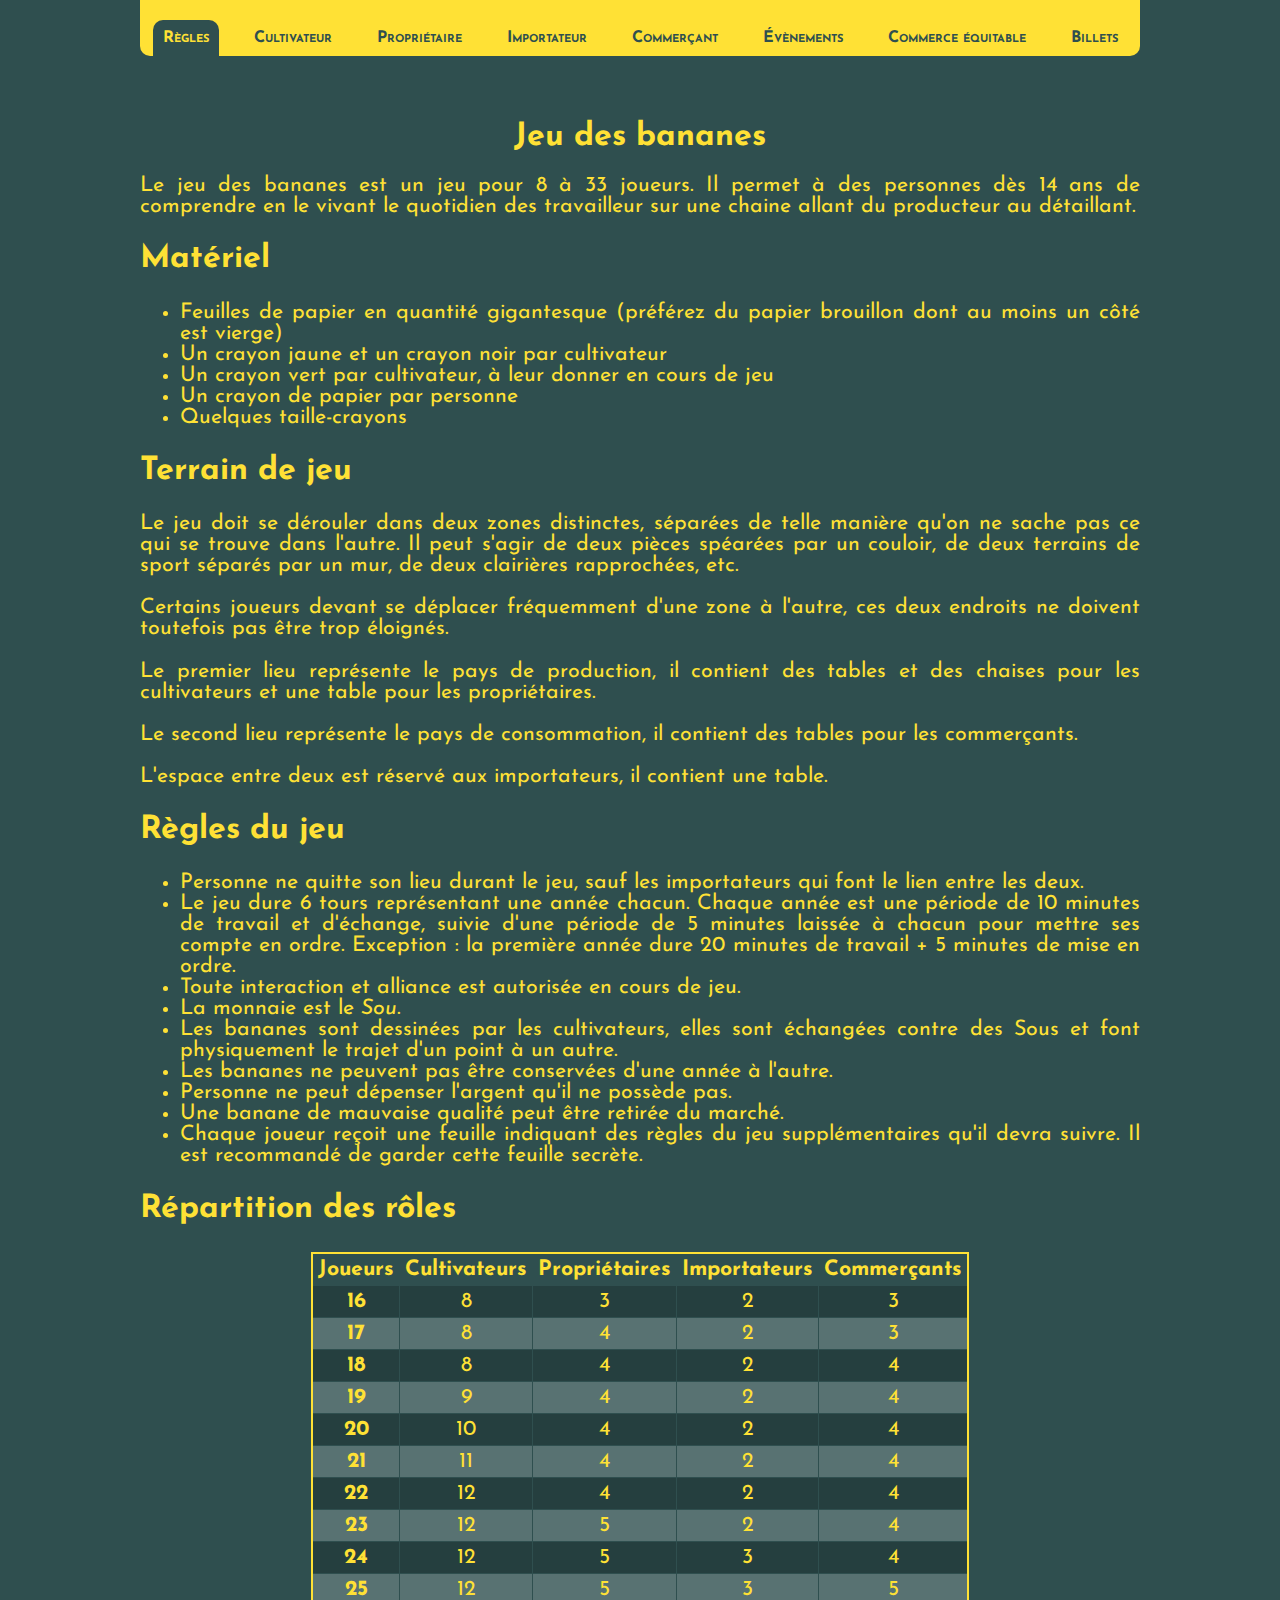
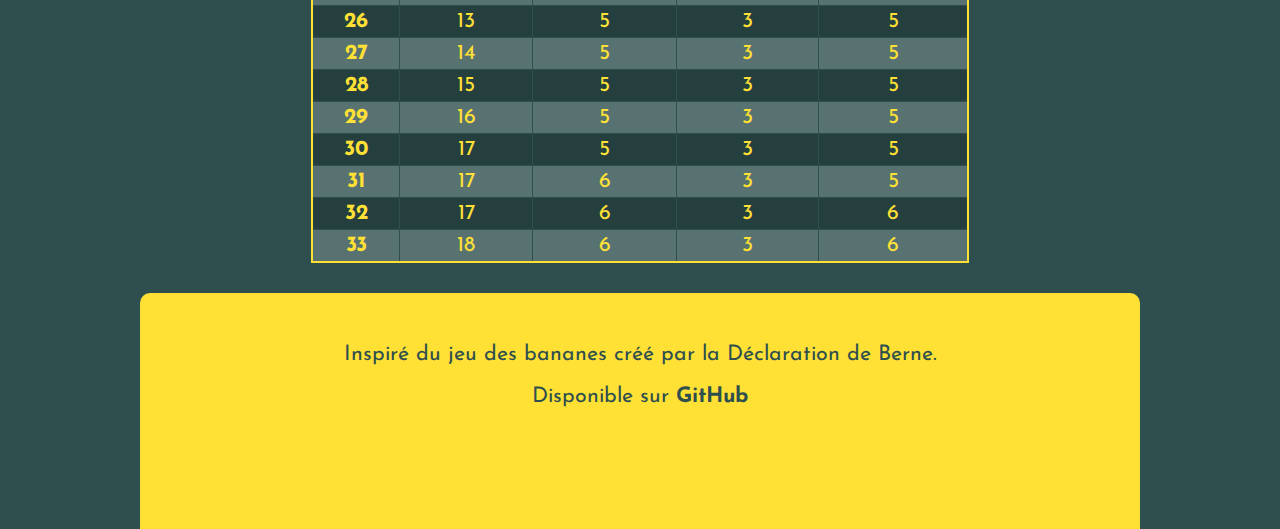
<file: index.html>
<!DOCTYPE html>
<html>

<head>
    <meta charset="utf-8">
    <title>Jeu des bananes</title>
    <link rel="stylesheet" href="css/main.css" type="text/css">
    <link rel="stylesheet" href="css/print.css" type="text/css" media="print">

    <script src="js/jquery-3.2.1.min.js"></script>
    <script src="js/main.js" defer></script>
</head>

<body>
    <article>
        <h1>Jeu des bananes</h1>
        <section>
            <p>
                Le jeu des bananes est un jeu pour 8 à 33 joueurs. Il permet à des personnes dès 14 ans de comprendre en le vivant le quotidien des travailleur sur une chaine allant du producteur au détaillant.
            </p>
        </section>

        <h2>Matériel</h2>
        <section>
            <ul>
                <li>Feuilles de papier en quantité gigantesque (préférez du papier brouillon dont au moins un côté est vierge)</li>
                <li>Un crayon jaune et un crayon noir par cultivateur</li>
                <li>Un crayon vert par cultivateur, à leur donner en cours de jeu</li>
                <li>Un crayon de papier par personne</li>
                <li>Quelques taille-crayons</li>
            </ul>
        </section>

        <h2>Terrain de jeu</h2>
        <section>
            <p>Le jeu doit se dérouler dans deux zones distinctes, séparées de telle manière qu'on ne sache pas ce qui se trouve dans l'autre. Il peut s'agir de deux pièces spéarées par un couloir, de deux terrains de sport séparés par un mur, de deux clairières rapprochées, etc.</p>
            <p>Certains joueurs devant se déplacer fréquemment d'une zone à l'autre, ces deux endroits ne doivent toutefois pas être trop éloignés.</p>
            <p>Le premier lieu représente le pays de production, il contient des tables et des chaises pour les cultivateurs et une table pour les propriétaires.</p>
            <p>Le second lieu représente le pays de consommation, il contient des tables pour les commerçants.</p>
            <p>L'espace entre deux est réservé aux importateurs, il contient une table.</p>
        </section>

        <h2>Règles du jeu</h2>
        <section>
            <ul>
                <li>Personne ne quitte son lieu durant le jeu, sauf les importateurs qui font le lien entre les deux.</li>
                <li>Le jeu dure 6 tours représentant une année chacun. Chaque année est une période de 10 minutes de travail et d'échange, suivie d'une période de 5 minutes laissée à chacun pour mettre ses compte en ordre. Exception : la première année dure 20 minutes de travail + 5 minutes de mise en ordre.</li>
                <li>Toute interaction et alliance est autorisée en cours de jeu.</li>
                <li>La monnaie est le <em>Sou</em>.</li>
                <li>Les bananes sont dessinées par les cultivateurs, elles sont échangées contre des Sous et font physiquement le trajet d'un point à un autre.</li>
                <li>Les bananes ne peuvent pas être conservées d'une année à l'autre.</li>
                <li>Personne ne peut dépenser l'argent qu'il ne possède pas.</li>
                <li>Une banane de mauvaise qualité peut être retirée du marché.</li>
                <li>Chaque joueur reçoit une feuille indiquant des règles du jeu supplémentaires qu'il devra suivre. Il est recommandé de garder cette feuille secrète.</li>
            </ul>
        </section>
        <h2>Répartition des rôles</h2>
        <section>
            <table>
                <thead>
                    <tr>
                        <td>Joueurs</td>
                        <td>Cultivateurs</td>
                        <td>Propriétaires</td>
                        <td>Importateurs</td>
                        <td>Commerçants</td>
                    </tr>
                </thead>
                <tbody>
                    <tr>
                        <td>16</td>
                        <td>8</td>
                        <td>3</td>
                        <td>2</td>
                        <td>3</td>
                    </tr>
                    <tr>
                        <td>17</td>
                        <td>8</td>
                        <td>4</td>
                        <td>2</td>
                        <td>3</td>
                    </tr>
                    <tr>
                        <td>18</td>
                        <td>8</td>
                        <td>4</td>
                        <td>2</td>
                        <td>4</td>
                    </tr>
                    <tr>
                        <td>19</td>
                        <td>9</td>
                        <td>4</td>
                        <td>2</td>
                        <td>4</td>
                    </tr>
                    <tr>
                        <td>20</td>
                        <td>10</td>
                        <td>4</td>
                        <td>2</td>
                        <td>4</td>
                    </tr>
                    <tr>
                        <td>21</td>
                        <td>11</td>
                        <td>4</td>
                        <td>2</td>
                        <td>4</td>
                    </tr>
                    <tr>
                        <td>22</td>
                        <td>12</td>
                        <td>4</td>
                        <td>2</td>
                        <td>4</td>
                    </tr>
                    <tr>
                        <td>23</td>
                        <td>12</td>
                        <td>5</td>
                        <td>2</td>
                        <td>4</td>
                    </tr>
                    <tr>
                        <td>24</td>
                        <td>12</td>
                        <td>5</td>
                        <td>3</td>
                        <td>4</td>
                    </tr>
                    <tr>
                        <td>25</td>
                        <td>12</td>
                        <td>5</td>
                        <td>3</td>
                        <td>5</td>
                    </tr>
                    <tr>
                        <td>26</td>
                        <td>13</td>
                        <td>5</td>
                        <td>3</td>
                        <td>5</td>
                    </tr>
                    <tr>
                        <td>27</td>
                        <td>14</td>
                        <td>5</td>
                        <td>3</td>
                        <td>5</td>
                    </tr>
                    <tr>
                        <td>28</td>
                        <td>15</td>
                        <td>5</td>
                        <td>3</td>
                        <td>5</td>
                    </tr>
                    <tr>
                        <td>29</td>
                        <td>16</td>
                        <td>5</td>
                        <td>3</td>
                        <td>5</td>
                    </tr>
                    <tr>
                        <td>30</td>
                        <td>17</td>
                        <td>5</td>
                        <td>3</td>
                        <td>5</td>
                    </tr>
                    <tr>
                        <td>31</td>
                        <td>17</td>
                        <td>6</td>
                        <td>3</td>
                        <td>5</td>
                    </tr>
                    <tr>
                        <td>32</td>
                        <td>17</td>
                        <td>6</td>
                        <td>3</td>
                        <td>6</td>
                    </tr>
                    <tr>
                        <td>33</td>
                        <td>18</td>
                        <td>6</td>
                        <td>3</td>
                        <td>6</td>
                    </tr>
                </tbody>
            </table>
        </section>
    </article>
</body>

</html>
</file>
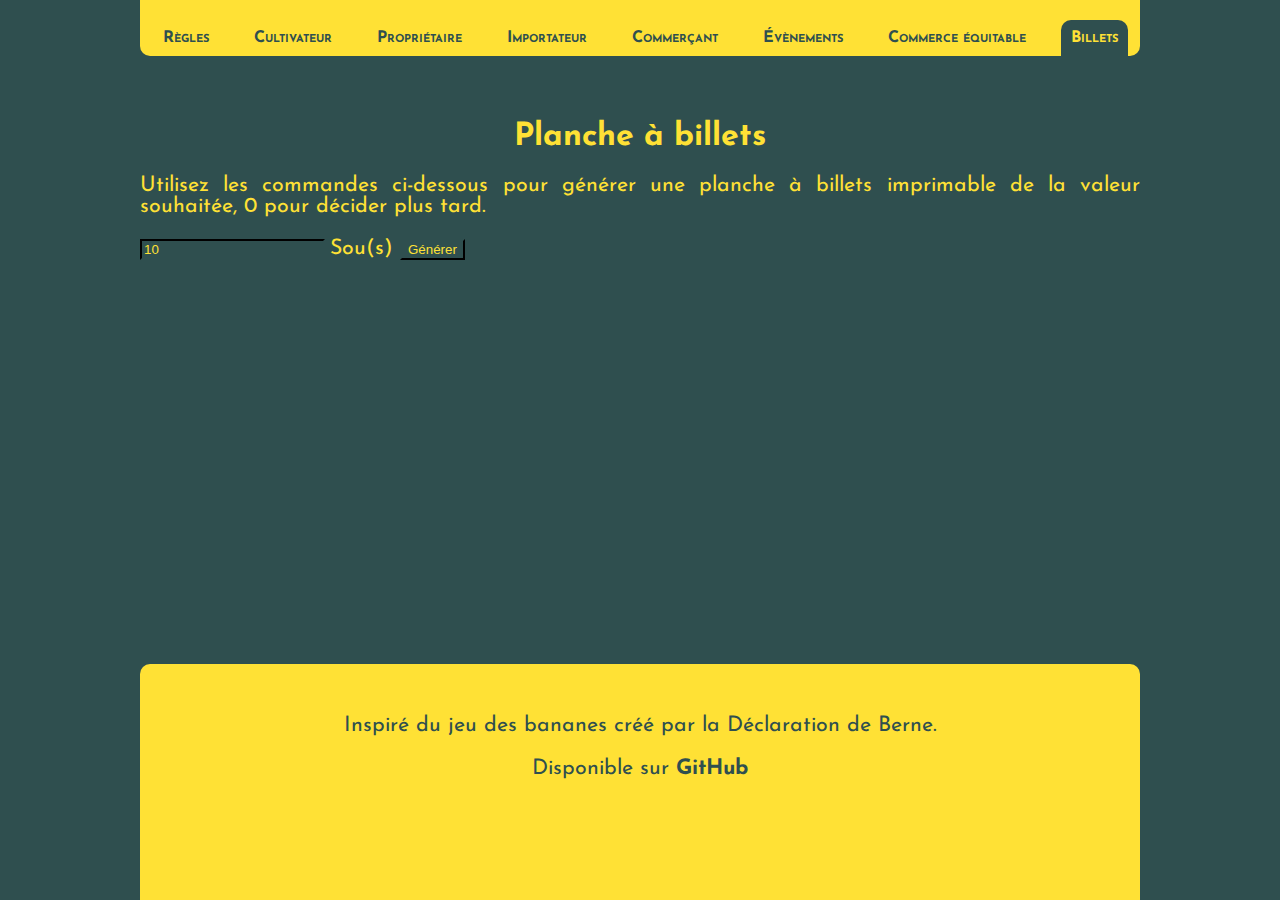
<file: billets.html>
<!DOCTYPE html>
<html>

<head>
    <meta charset="utf-8">
    <title>Billets</title>
    <link rel="stylesheet" href="css/main.css" type="text/css">
    <link rel="stylesheet" href="css/print.css" type="text/css" media="print">

    <script src="js/jquery-3.2.1.min.js"></script>
    <script src="js/main.js" defer></script>
    <script src="js/billet.js" defer></script>
</head>

<body>
    <article>
        <h1 class="no-print">Planche à billets</h1>
        <section class="no-print">
            <p>
                Utilisez les commandes ci-dessous pour générer une planche à billets imprimable de la valeur souhaitée, 0 pour décider plus tard.
            </p>
            <p>
                <input id="valeur-billets" type="number" min="0" value="10" placeholder="Valeur">Sou(s) <button id="generer-billets">Générer</button>
            </p>
        </section>
        <section>
            <div class="billet" id="modele-billet">
                <img src="image/banane.svg">
                <span>%valeur% Sous</span>
            </div>
        </section>
</body>

</html>
</file>
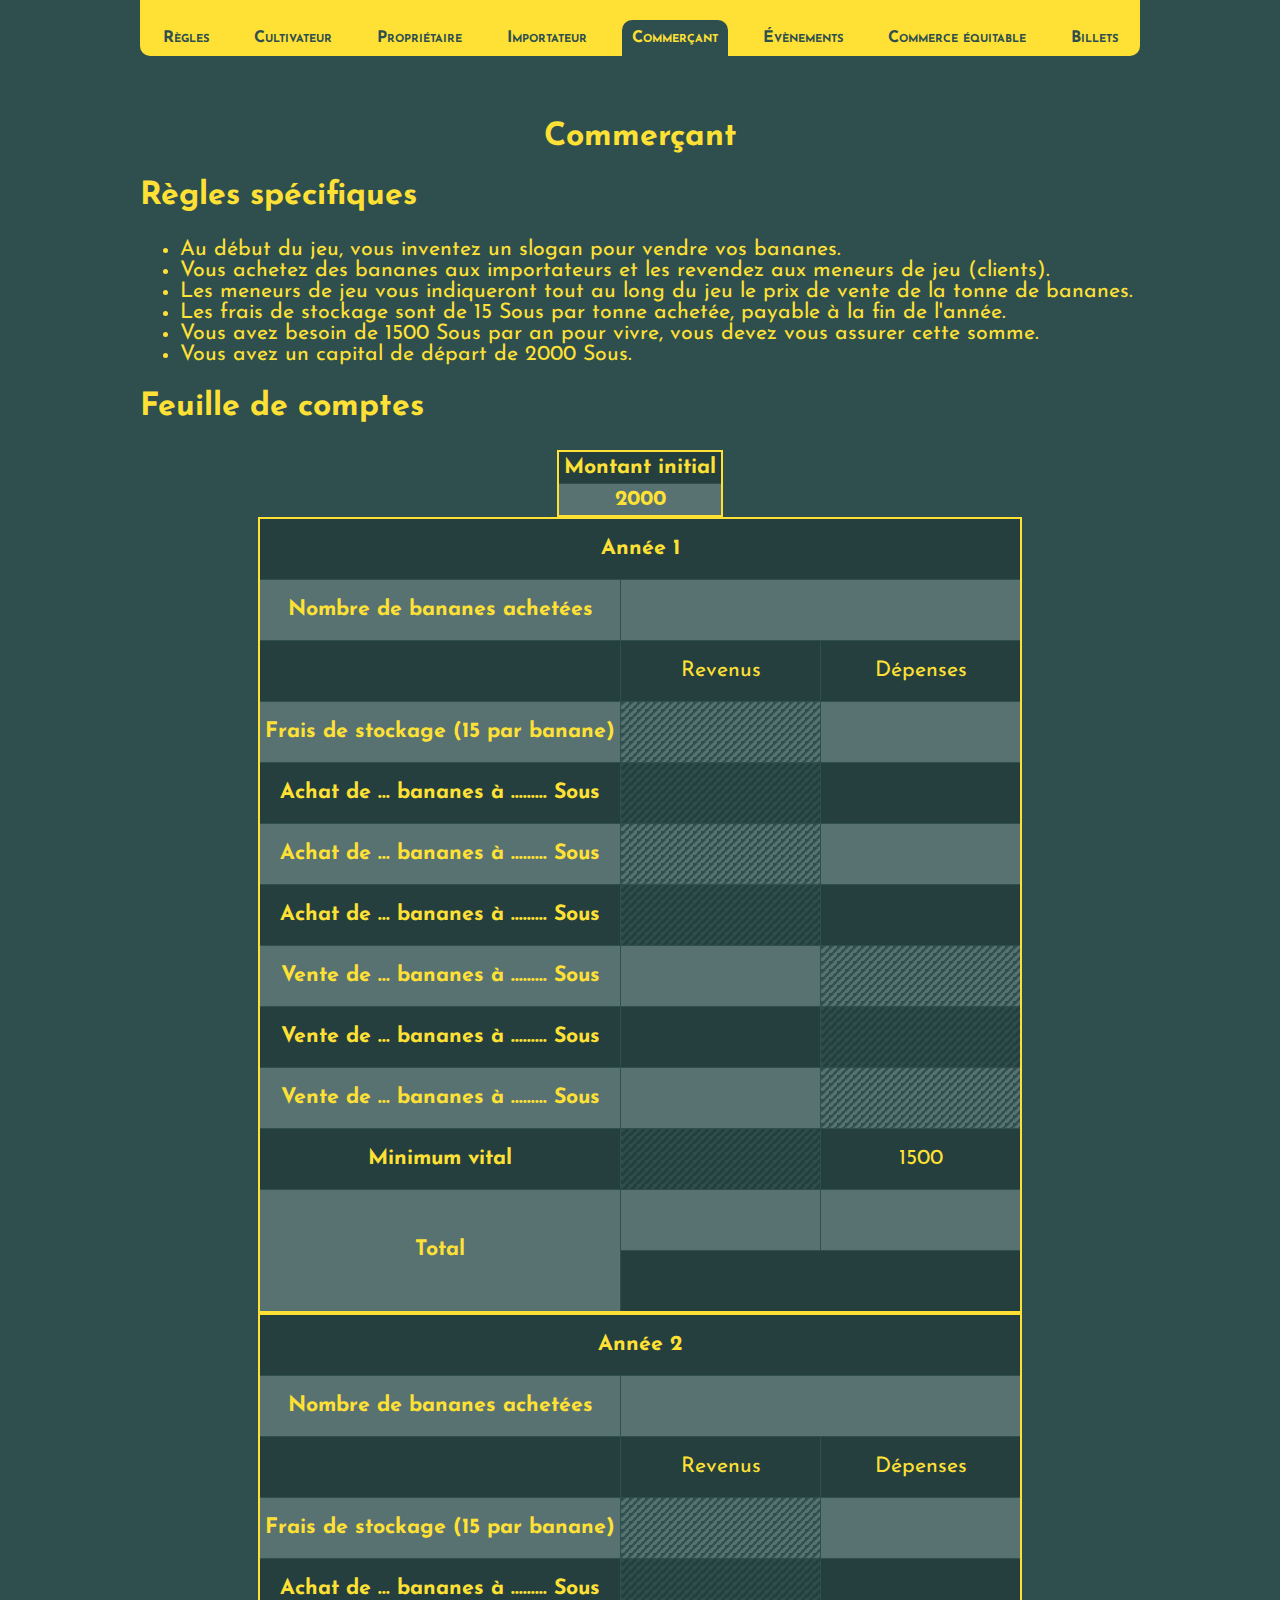
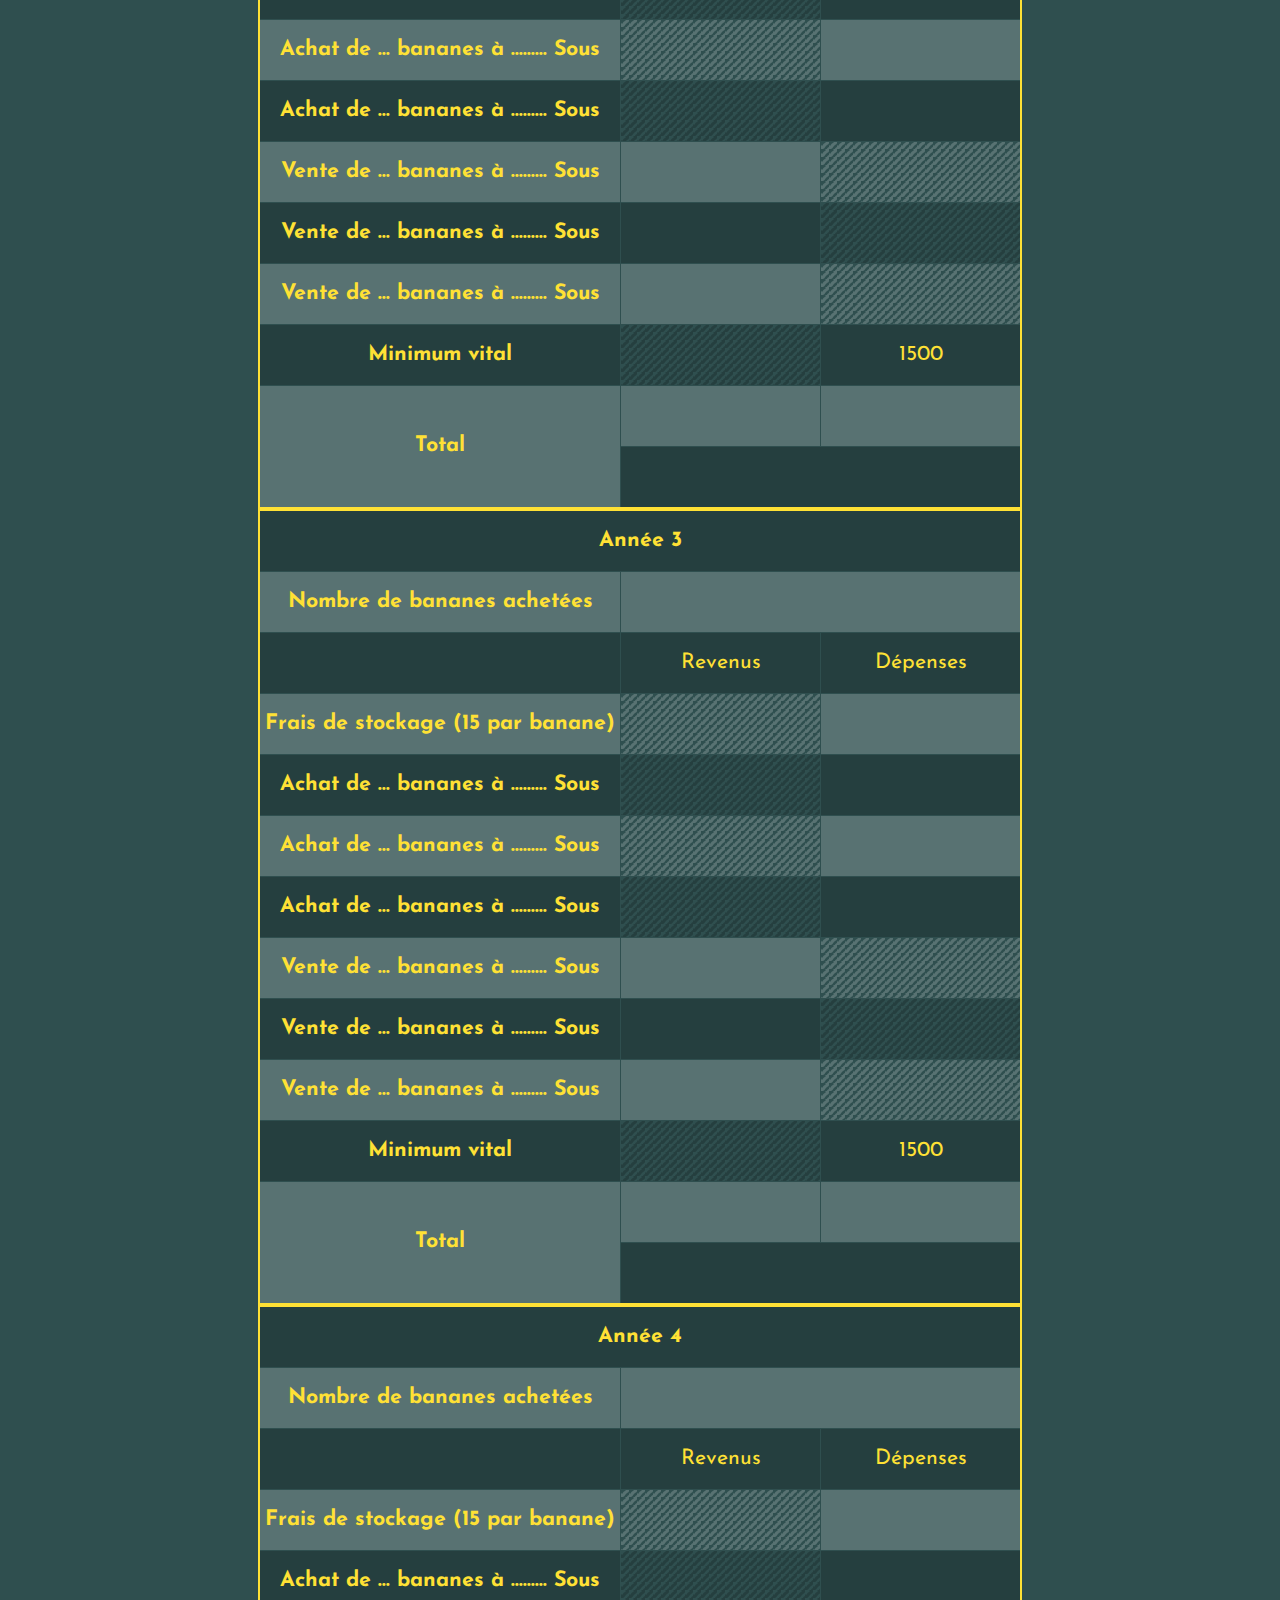
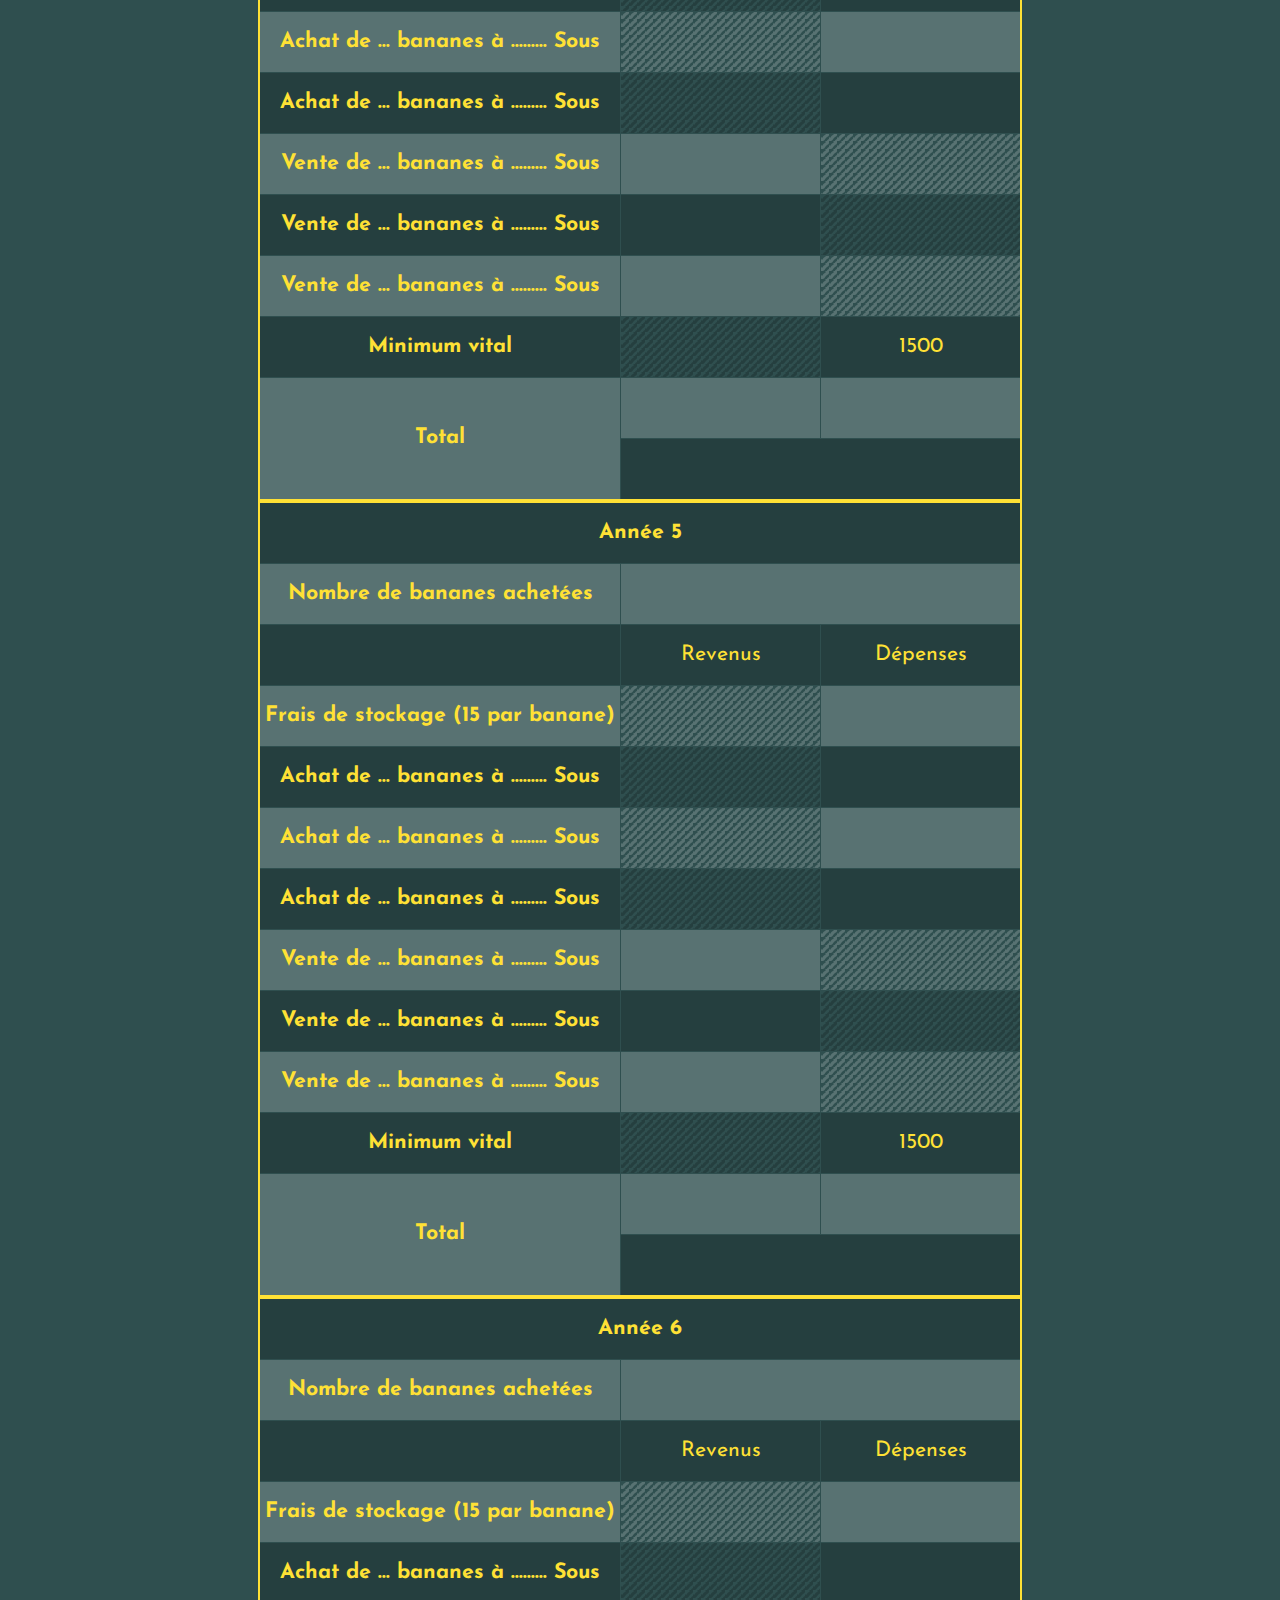
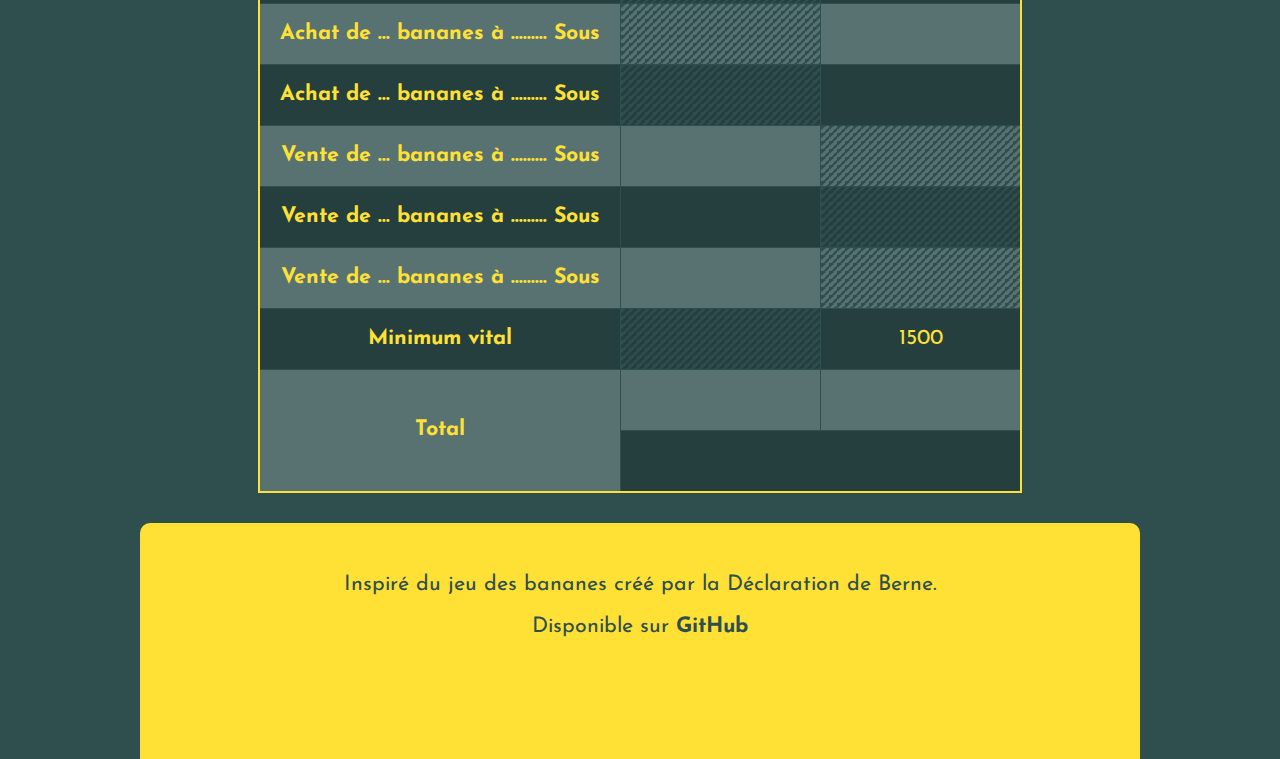
<file: commercant.html>
<!DOCTYPE html>
<html>

<head>
    <meta charset="utf-8">
    <title>Commerçant – Jeu des bananes</title>
    <link rel="stylesheet" href="css/main.css" type="text/css">
    <link rel="stylesheet" href="css/print.css" type="text/css" media="print">

    <script src="js/jquery-3.2.1.min.js"></script>
    <script src="js/main.js" defer></script>
    <script src="js/compte.js" defer></script>
</head>

<body>
    <article>
        <h1>Commerçant</h1>
        <section>
            <h2>Règles spécifiques</h2>
            <ul>
                <li>Au début du jeu, vous inventez un slogan pour vendre vos bananes.</li>
                <li>Vous achetez des bananes aux importateurs et les revendez aux meneurs de jeu (clients).</li>
                <li>Les meneurs de jeu vous indiqueront tout au long du jeu le prix de vente de la tonne de bananes.</li>
                <li>Les frais de stockage sont de 15 Sous par tonne achetée, payable à la fin de l'année.</li>
                <li>Vous avez besoin de 1500 Sous par an pour vivre, vous devez vous assurer cette somme.</li>
                <li>Vous avez un capital de départ de 2000 Sous.</li>
            </ul>
        </section>

        <h2>Feuille de comptes</h2>
        <section>
            <table>
                <tbody>
                    <tr>
                        <td>Montant initial</td>
                    </tr>
                    <tr>
                        <td>2000</td>
                    </tr>
                </tbody>
            </table>
            <table class="comptes">
                <tbody>
                    <tr>
                        <td class="annee" colspan="3">Année %annee</td>
                    </tr>
                    <tr>
                        <td>Nombre de bananes achetées</td>
                        <td colspan="2">
                    </tr>
                    <tr>
                        <td></td>
                        <td>Revenus</td>
                        <td>Dépenses</td>
                    </tr>
                    <tr>
                        <td>Frais de stockage (15 par banane)</td>
                        <td class="disabled"></td>
                        <td></td>
                    </tr>
                    <tr>
                        <td>Achat de … bananes à ……… Sous</td>
                        <td class="disabled"></td>
                        <td></td>
                    </tr>
                    <tr>
                        <td>Achat de … bananes à ……… Sous</td>
                        <td class="disabled"></td>
                        <td></td>
                    </tr>
                    <tr>
                        <td>Achat de … bananes à ……… Sous</td>
                        <td class="disabled"></td>
                        <td></td>
                    </tr>
                    <tr>
                        <td>Vente de … bananes à ……… Sous</td>
                        <td></td>
                        <td class="disabled"></td>
                    </tr>
                    <tr>
                        <td>Vente de … bananes à ……… Sous</td>
                        <td></td>
                        <td class="disabled"></td>
                    </tr>
                    <tr>
                        <td>Vente de … bananes à ……… Sous</td>
                        <td></td>
                        <td class="disabled"></td>
                    </tr>
                    <tr>
                        <td>Minimum vital</td>
                        <td class="disabled"></td>
                        <td>1500</td>
                    </tr>
                    <tr>
                        <td rowspan="2">Total</td>
                        <td>&nbsp;</td>
                        <td>&nbsp;</td>
                    </tr>
                    <tr>
                        <td colspan="2">&nbsp;</td>
                    </tr>
                </tbody>
            </table>
        </section>
    </article>
</body>

</html>
</file>
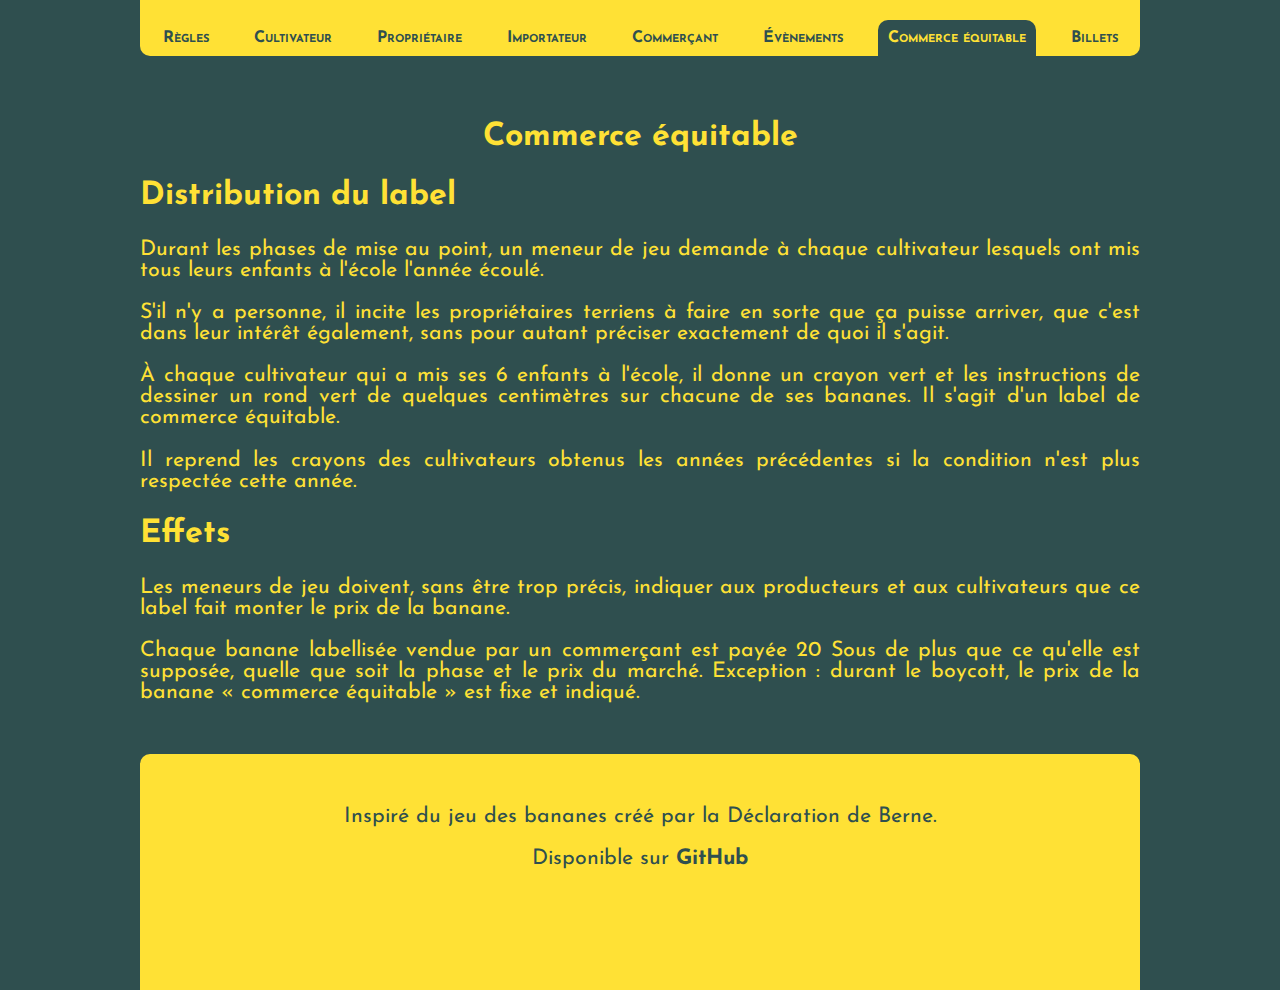
<file: commerce-equitable.html>
<!DOCTYPE html>
<html>

<head>
    <meta charset="utf-8">
    <title>Commerce équitable – Jeu des bananes</title>
    <link rel="stylesheet" href="css/main.css" type="text/css">
    <link rel="stylesheet" href="css/print.css" type="text/css" media="print">

    <script src="js/jquery-3.2.1.min.js"></script>
    <script src="js/main.js" defer></script>
</head>

<body>
    <article>
        <h1>Commerce équitable</h1>
        <h2>Distribution du label</h2>
        <section>
            <p>Durant les phases de mise au point, un meneur de jeu demande à chaque cultivateur lesquels ont mis tous leurs enfants à l'école l'année écoulé.</p>

            <p>S'il n'y a personne, il incite les propriétaires terriens à faire en sorte que ça puisse arriver, que c'est dans leur intérêt également, sans pour autant préciser exactement de quoi il s'agit.</p>

            <p>À chaque cultivateur qui a mis ses 6 enfants à l'école, il donne un crayon vert et les instructions de dessiner un rond vert de quelques centimètres sur chacune de ses bananes. Il s'agit d'un label de commerce équitable.</p>

            <p>Il reprend les crayons des cultivateurs obtenus les années précédentes si la condition n'est plus respectée cette année.</p>
        </section>
        <h2>Effets</h2>
        <section>
            <p>Les meneurs de jeu doivent, sans être trop précis, indiquer aux producteurs et aux cultivateurs que ce label fait monter le prix de la banane.</p>

            <p>Chaque banane labellisée vendue par un commerçant est payée 20 Sous de plus que ce qu'elle est supposée, quelle que soit la phase et le prix du marché. Exception : durant le boycott, le prix de la banane « commerce équitable » est fixe et indiqué.</p>
            <p></p>
        </section>
    </article>
</body>

</html>
</file>
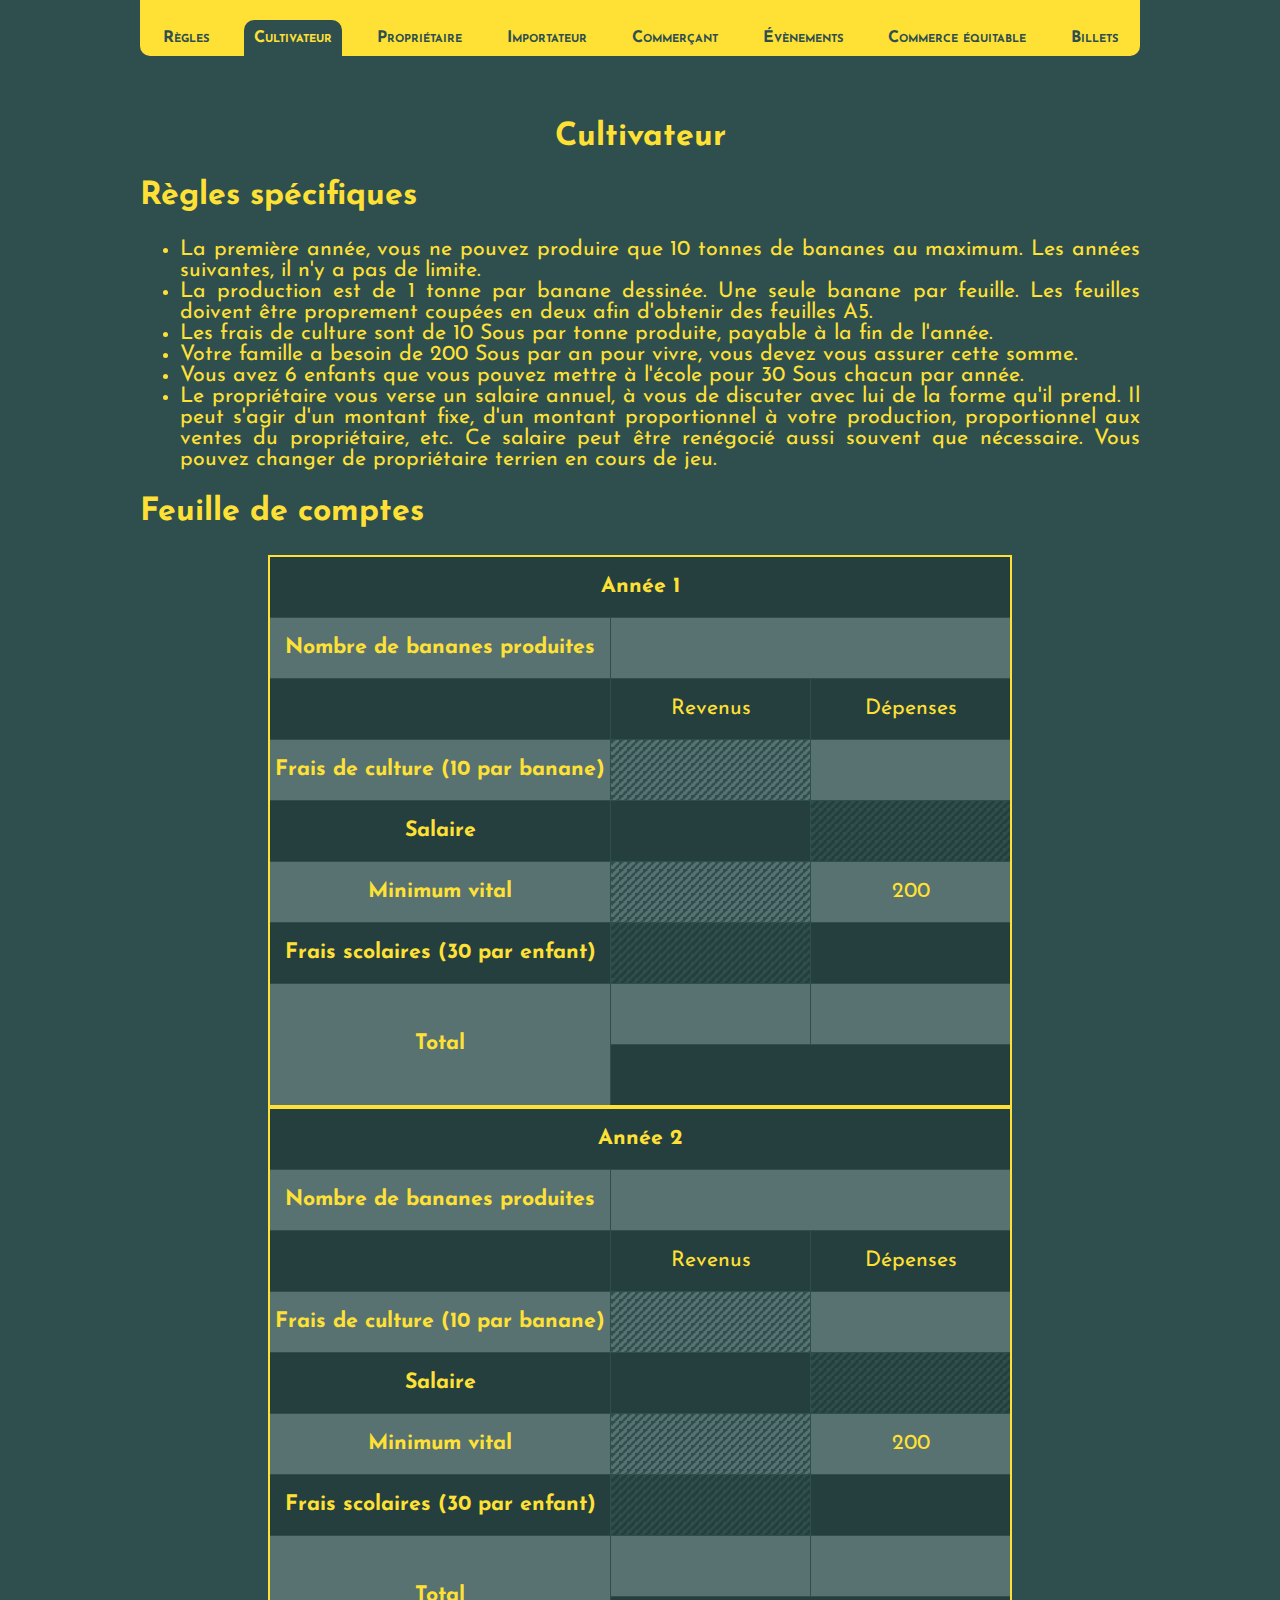
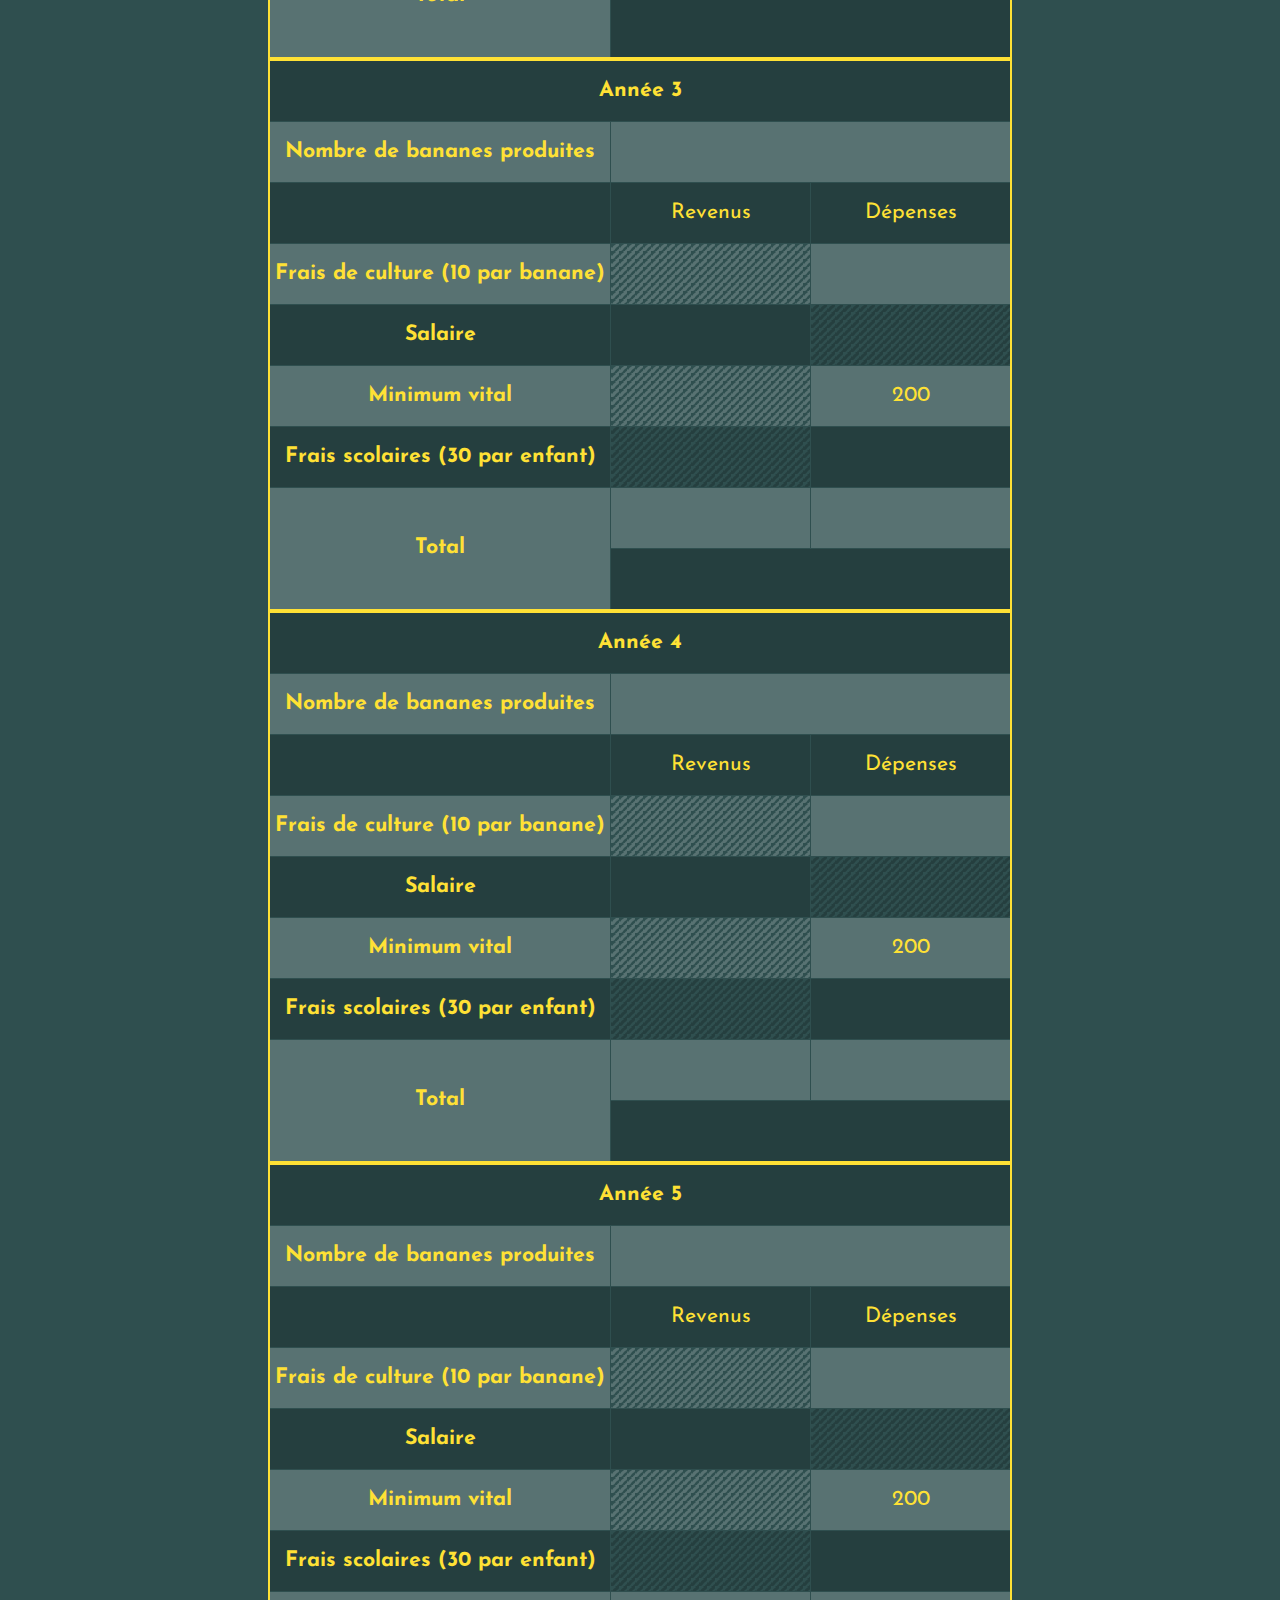
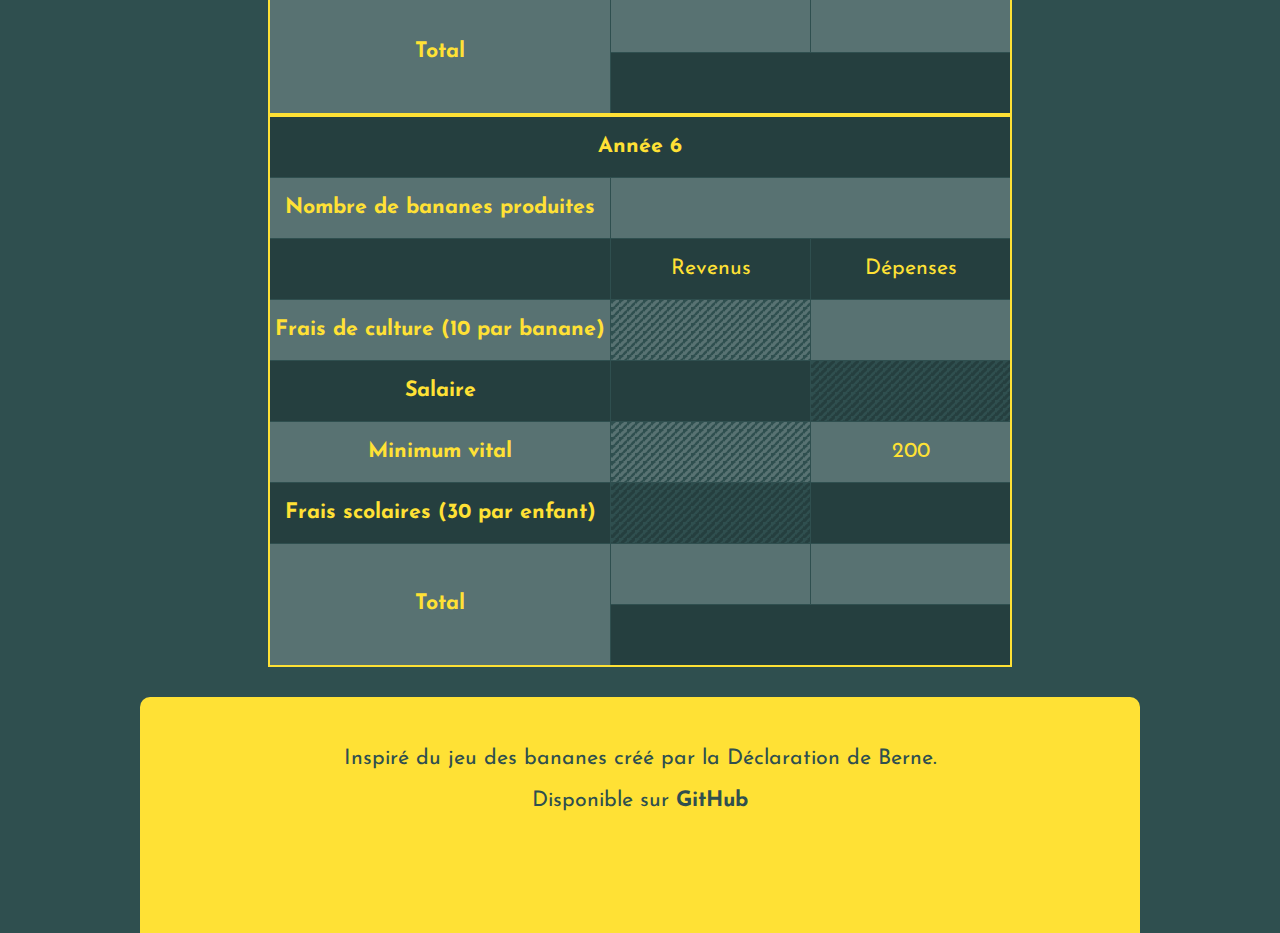
<file: cultivateur.html>
<!DOCTYPE html>
<html>

<head>
    <meta charset="utf-8">
    <title>Cultivateur – Jeu des bananes</title>
    <link rel="stylesheet" href="css/main.css" type="text/css">
    <link rel="stylesheet" href="css/print.css" type="text/css" media="print">

    <script src="js/jquery-3.2.1.min.js"></script>
    <script src="js/main.js" defer></script>
    <script src="js/compte.js" defer></script>
</head>

<body>
    <article>
        <h1>Cultivateur</h1>
        <section>
            <h2>Règles spécifiques</h2>
            <ul>
                <li>La première année, vous ne pouvez produire que 10 tonnes de bananes au maximum. Les années suivantes, il n'y a pas de limite.</li>
                <li>La production est de 1 tonne par banane dessinée. Une seule banane par feuille. Les feuilles doivent être proprement coupées en deux afin d'obtenir des feuilles A5.</li>
                <li>Les frais de culture sont de 10 Sous par tonne produite, payable à la fin de l'année.</li>
                <li>Votre famille a besoin de 200 Sous par an pour vivre, vous devez vous assurer cette somme.</li>
                <li>Vous avez 6 enfants que vous pouvez mettre à l'école pour 30 Sous chacun par année.</li>
                <li>Le propriétaire vous verse un salaire annuel, à vous de discuter avec lui de la forme qu'il prend. Il peut s'agir d'un montant fixe, d'un montant proportionnel à votre production, proportionnel aux ventes du propriétaire, etc. Ce salaire peut être renégocié aussi souvent que nécessaire. Vous pouvez changer de propriétaire terrien en cours de jeu.</li>
            </ul>
        </section>

        <h2>Feuille de comptes</h2>
        <section>
            <table class="comptes">
                <tbody>
                    <tr>
                        <td class="annee" colspan="3">Année %annee</td>
                    </tr>
                    <tr>
                        <td>Nombre de bananes produites</td>
                        <td colspan="2">
                    </tr>
                    <tr>
                        <td></td>
                        <td>Revenus</td>
                        <td>Dépenses</td>
                    </tr>
                    <tr>
                        <td>Frais de culture (10 par banane)</td>
                        <td class="disabled"></td>
                        <td></td>
                    </tr>
                    <tr>
                        <td>Salaire</td>
                        <td></td>
                        <td class="disabled"></td>
                    </tr>
                    <tr>
                        <td>Minimum vital</td>
                        <td class="disabled"></td>
                        <td>200</td>
                    </tr>
                    <tr>
                        <td>Frais scolaires (30 par enfant)</td>
                        <td class="disabled"></td>
                        <td></td>
                    </tr>
                    <tr>
                        <td rowspan="2">Total</td>
                        <td>&nbsp;</td>
                        <td>&nbsp;</td>
                    </tr>
                    <tr>
                        <td colspan="2">&nbsp;</td>
                    </tr>
                </tbody>
            </table>
        </section>
    </article>
</body>

</html>
</file>
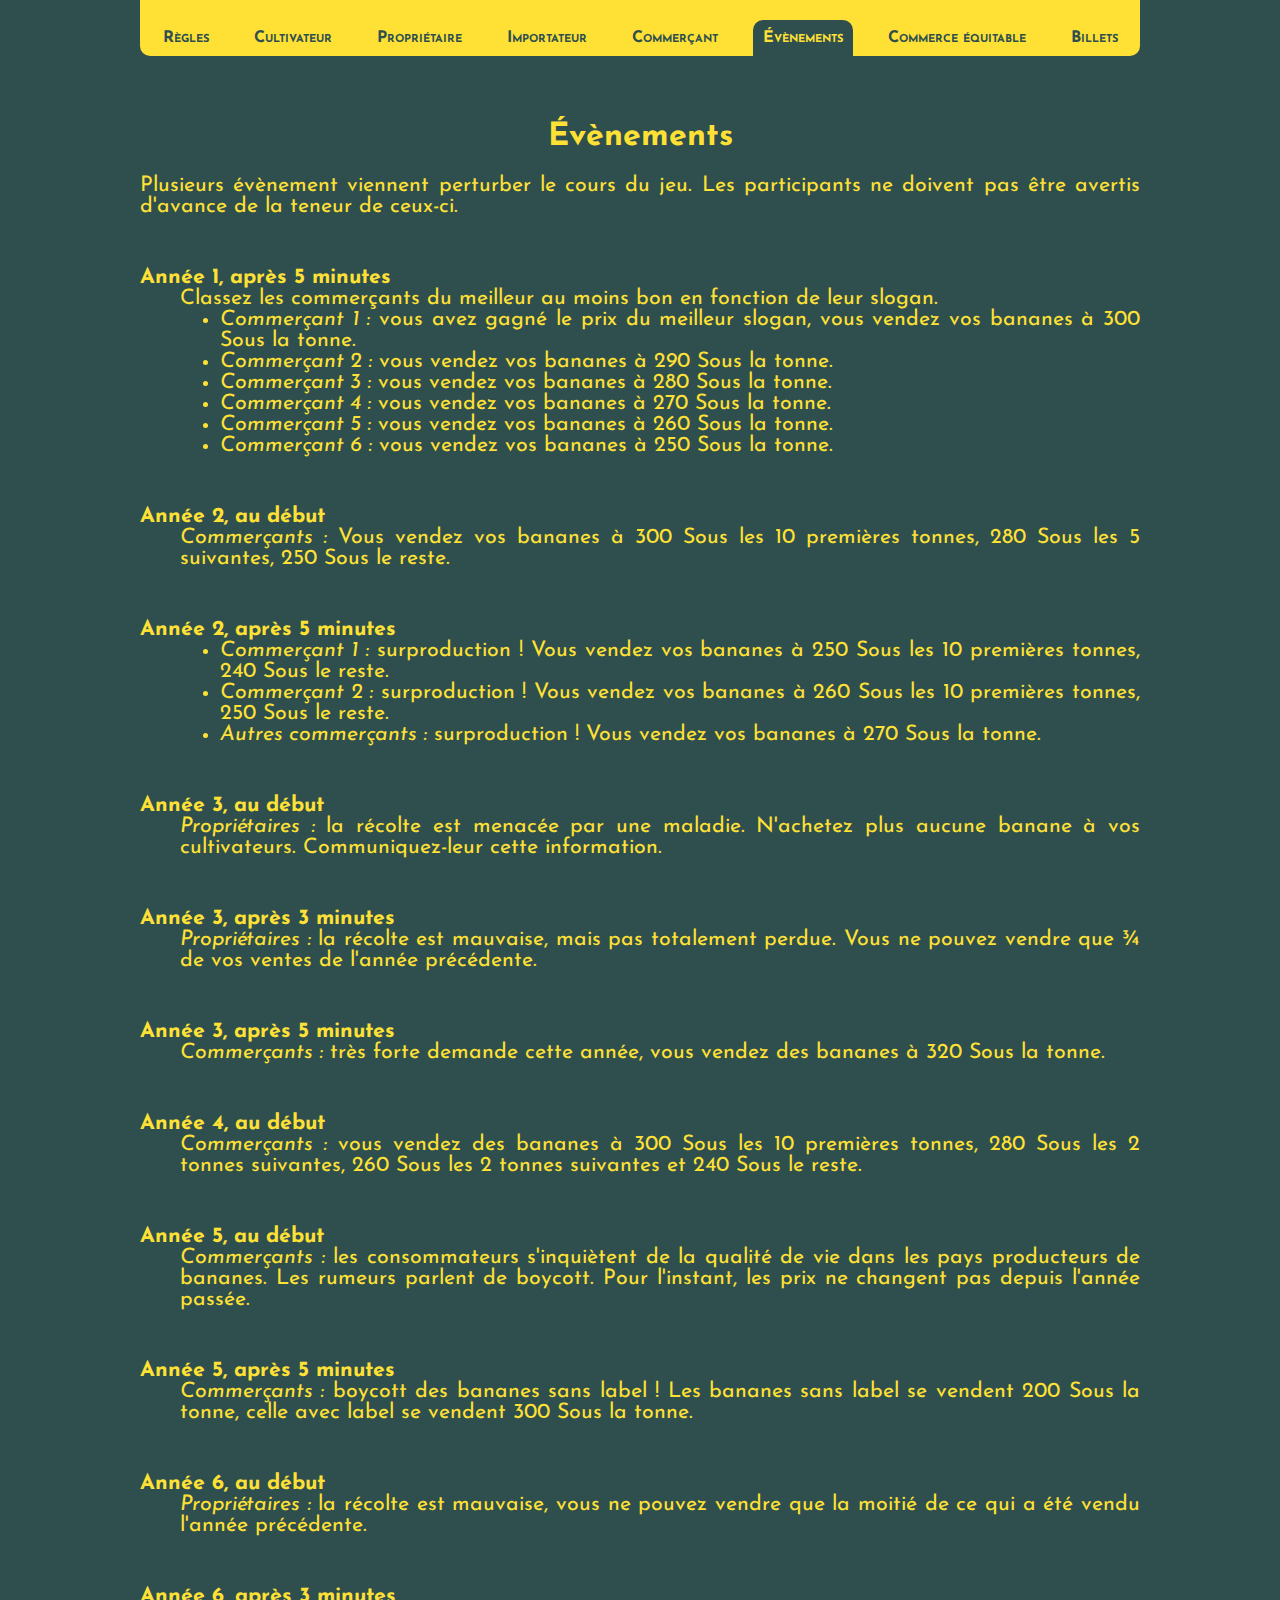
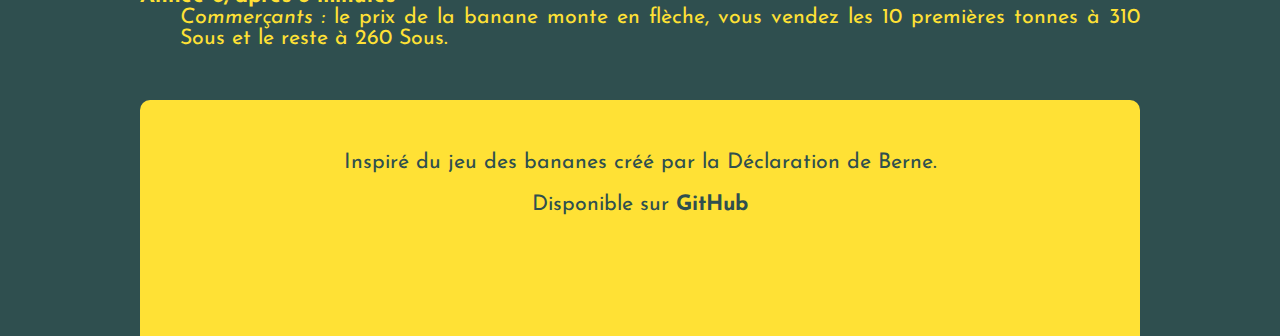
<file: evenements.html>
<!DOCTYPE html>
<html>

<head>
    <meta charset="utf-8">
    <title>Évènements – Jeu des bananes</title>
    <link rel="stylesheet" href="css/main.css" type="text/css">
    <link rel="stylesheet" href="css/print.css" type="text/css" media="print">

    <script src="js/jquery-3.2.1.min.js"></script>
    <script src="js/main.js" defer></script>
</head>

<body>
    <article>
        <h1>Évènements</h1>
        <section>
            <p>
                Plusieurs évènement viennent perturber le cours du jeu. Les participants ne doivent pas être avertis d'avance de la teneur de ceux-ci.
            </p>
            <dl>
                <dt>Année 1, après 5 minutes</dt>
                <dd>
                    Classez les commerçants du meilleur au moins bon en fonction de leur slogan.
                    <ul>
                        <li><em>Commerçant 1 :</em> vous avez gagné le prix du meilleur slogan, vous vendez vos bananes à 300 Sous la tonne.</li>
                        <li><em>Commerçant 2 :</em> vous vendez vos bananes à 290 Sous la tonne.</li>
                        <li><em>Commerçant 3 :</em> vous vendez vos bananes à 280 Sous la tonne.</li>
                        <li><em>Commerçant 4 :</em> vous vendez vos bananes à 270 Sous la tonne.</li>
                        <li><em>Commerçant 5 :</em> vous vendez vos bananes à 260 Sous la tonne.</li>
                        <li><em>Commerçant 6 :</em> vous vendez vos bananes à 250 Sous la tonne.</li>
                    </ul>
                </dd>

                <dt>Année 2, au début</dt>
                <dd><em>Commerçants :</em> Vous vendez vos bananes à 300 Sous les 10 premières tonnes, 280 Sous les 5 suivantes, 250 Sous le reste.</dd>

                <dt>Année 2, après 5 minutes</dt>
                <dd>
                    <ul>
                        <li><em>Commerçant 1 :</em> surproduction ! Vous vendez vos bananes à 250 Sous les 10 premières tonnes, 240 Sous le reste.</li>
                        <li><em>Commerçant 2 :</em> surproduction ! Vous vendez vos bananes à 260 Sous les 10 premières tonnes, 250 Sous le reste.</li>
                        <li><em>Autres commerçants :</em> surproduction ! Vous vendez vos bananes à 270 Sous la tonne.</li>
                    </ul>
                </dd>

                <dt>Année 3, au début</dt>
                <dd><em>Propriétaires :</em> la récolte est menacée par une maladie. N'achetez plus aucune banane à vos cultivateurs. Communiquez-leur cette information.</dd>

                <dt>Année 3, après 3 minutes</dt>
                <dd><em>Propriétaires :</em> la récolte est mauvaise, mais pas totalement perdue. Vous ne pouvez vendre que ¾ de vos ventes de l'année précédente.</dd>

                <dt>Année 3, après 5 minutes</dt>
                <dd><em>Commerçants :</em> très forte demande cette année, vous vendez des bananes à 320 Sous la tonne.</dd>

                <dt>Année 4, au début</dt>
                <dd><em>Commerçants :</em> vous vendez des bananes à 300 Sous les 10 premières tonnes, 280 Sous les 2 tonnes suivantes, 260 Sous les 2 tonnes suivantes et 240 Sous le reste.</dd>

                <dt>Année 5, au début</dt>
                <dd><em>Commerçants :</em> les consommateurs s'inquiètent de la qualité de vie dans les pays producteurs de bananes. Les rumeurs parlent de boycott. Pour l'instant, les prix ne changent pas depuis l'année passée.</dd>

                <dt>Année 5, après 5 minutes</dt>
                <dd><em>Commerçants :</em> boycott des bananes sans label ! Les bananes sans label se vendent 200 Sous la tonne, celle avec label se vendent 300 Sous la tonne.</dd>

                <dt>Année 6, au début</dt>
                <dd><em>Propriétaires :</em> la récolte est mauvaise, vous ne pouvez vendre que la moitié de ce qui a été vendu l'année précédente.</dd>

                <dt>Année 6, après 3 minutes</dt>
                <dd><em>Commerçants :</em> le prix de la banane monte en flèche, vous vendez les 10 premières tonnes à 310 Sous et le reste à 260 Sous.</dd>
            </dl>
        </section>
    </article>
</body>

</html>
</file>
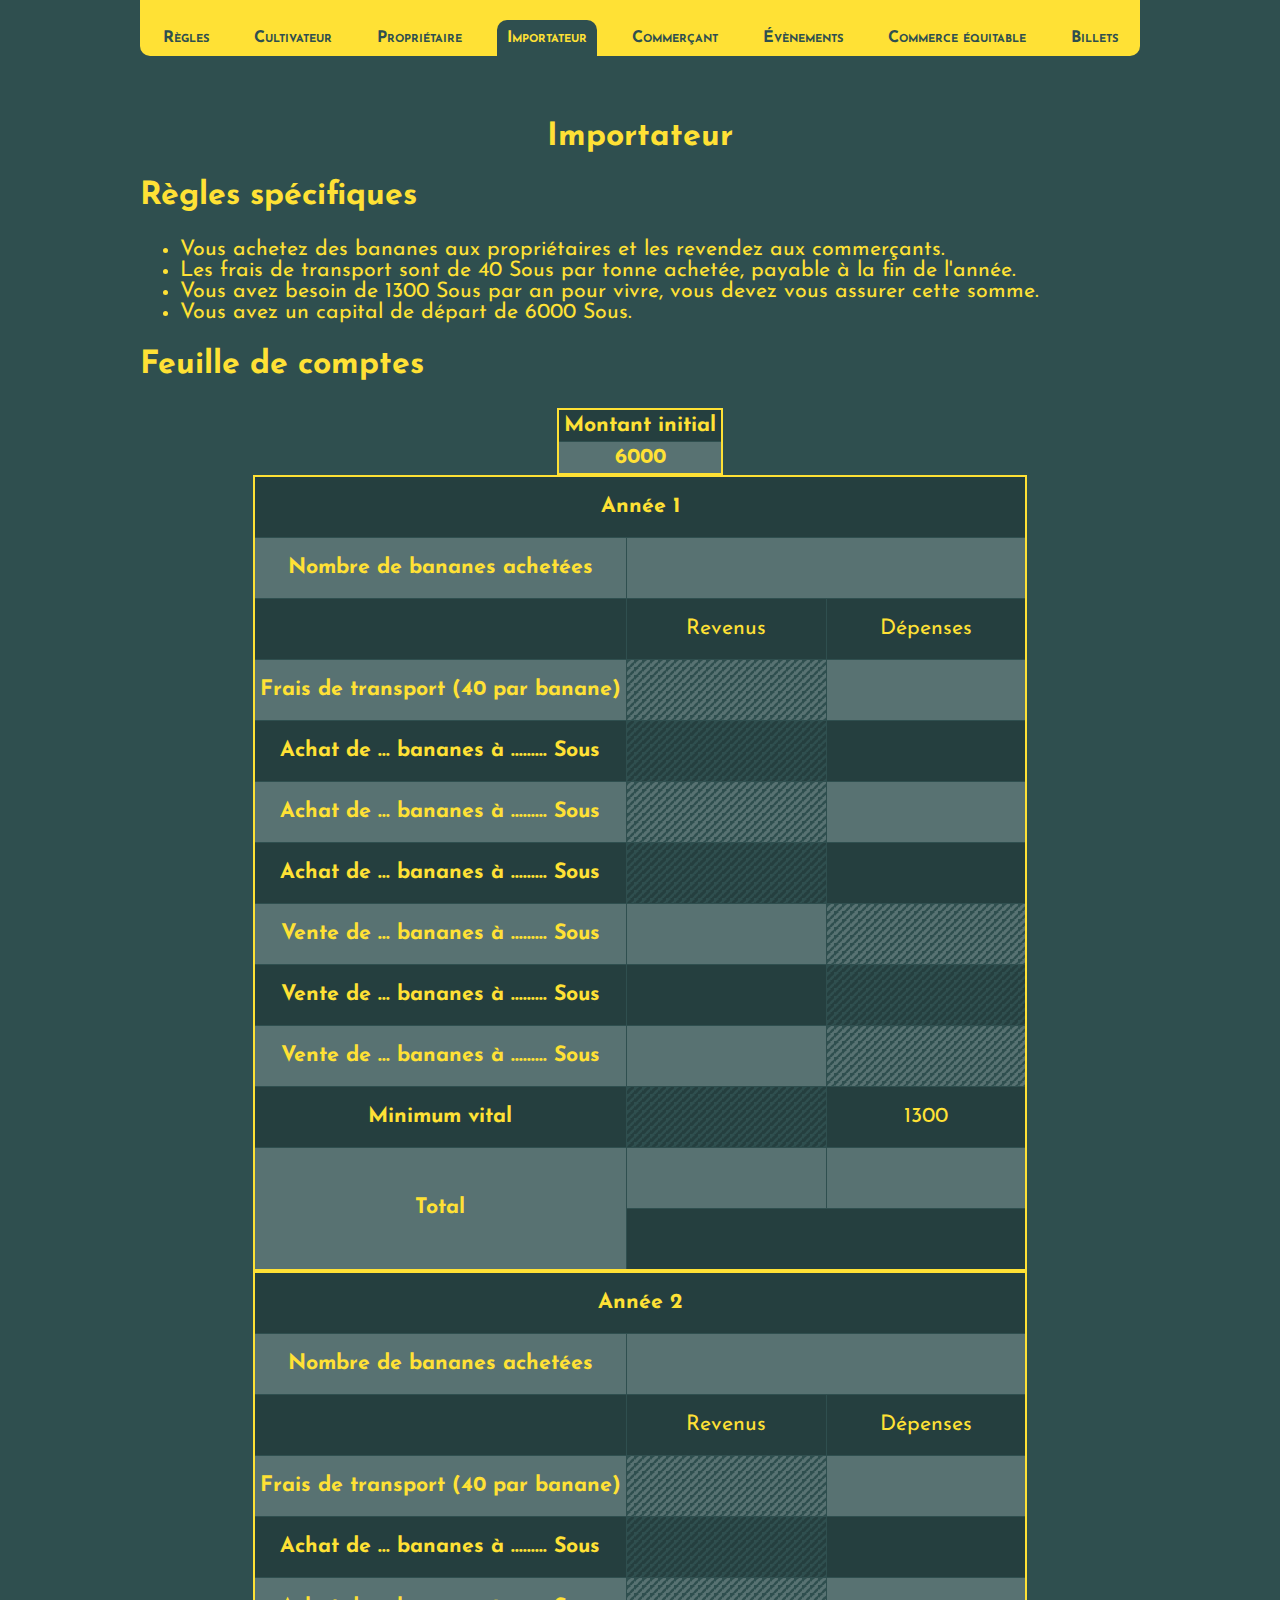
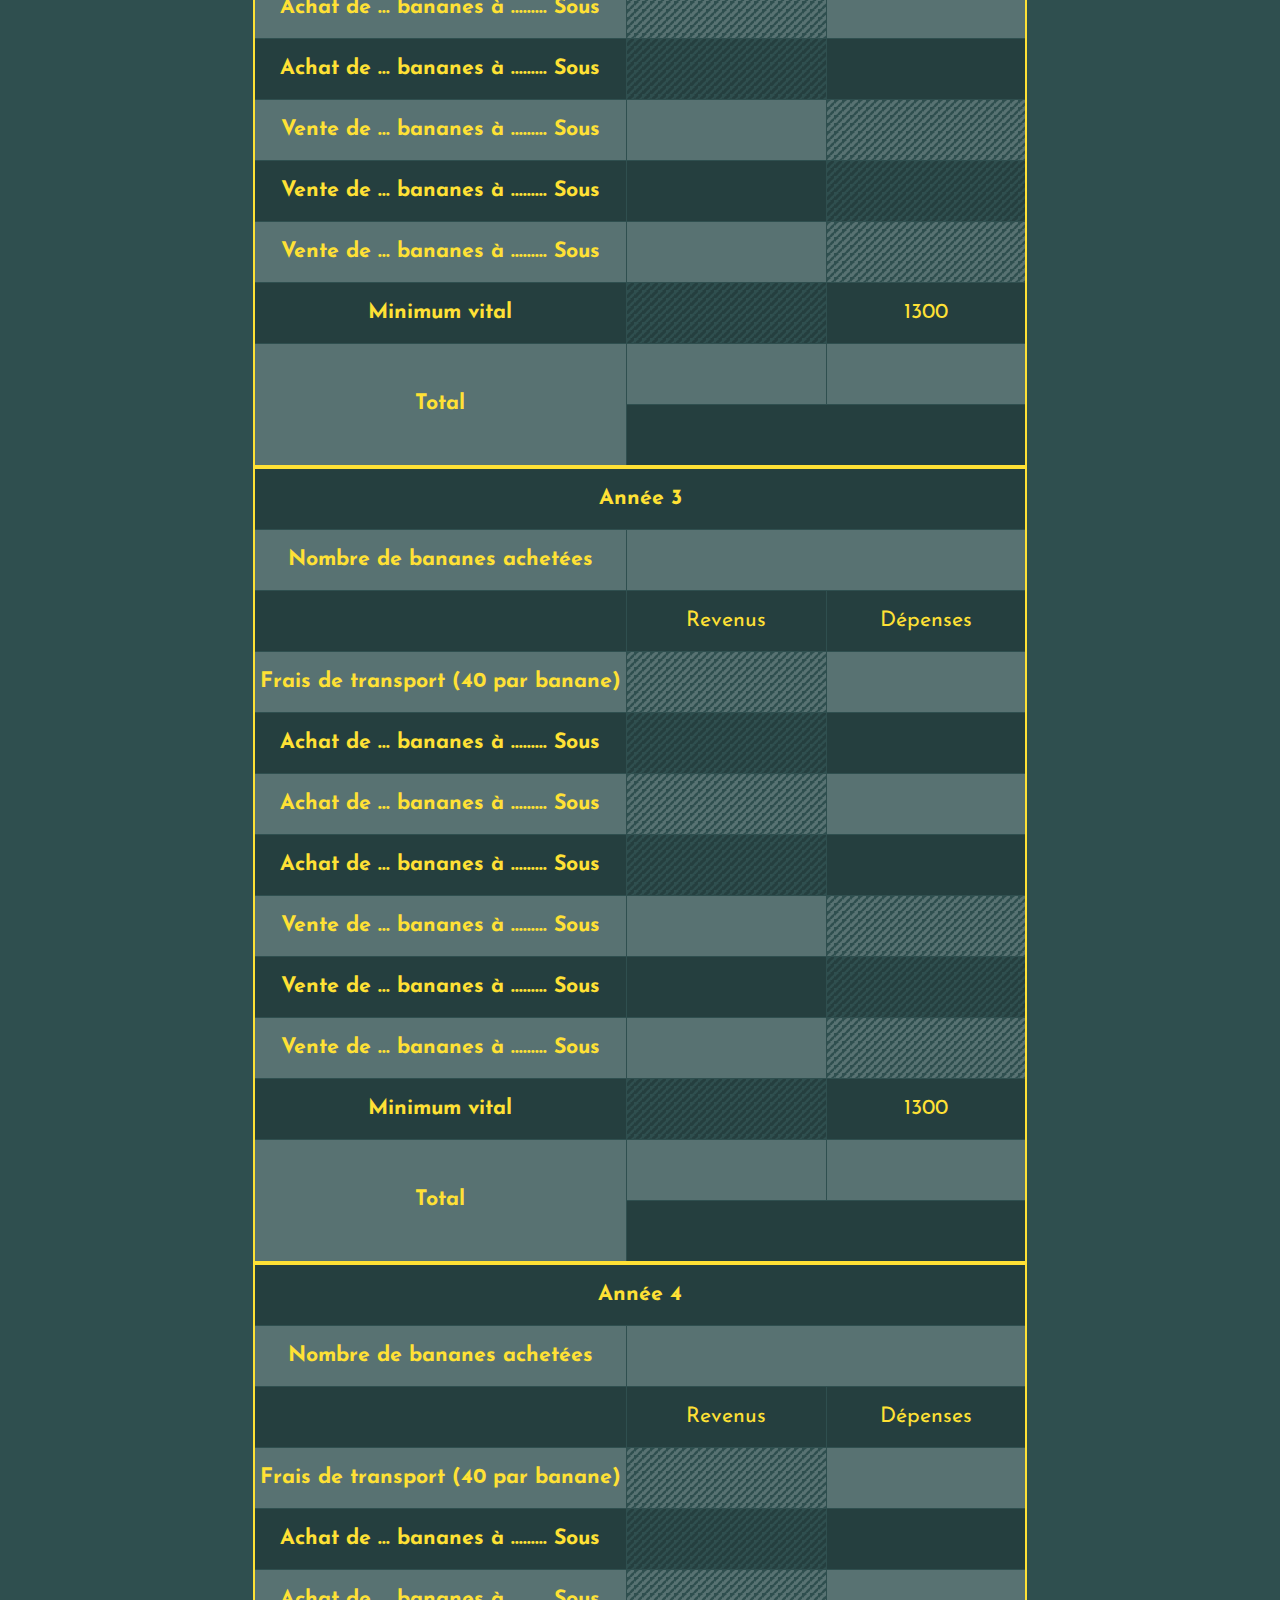
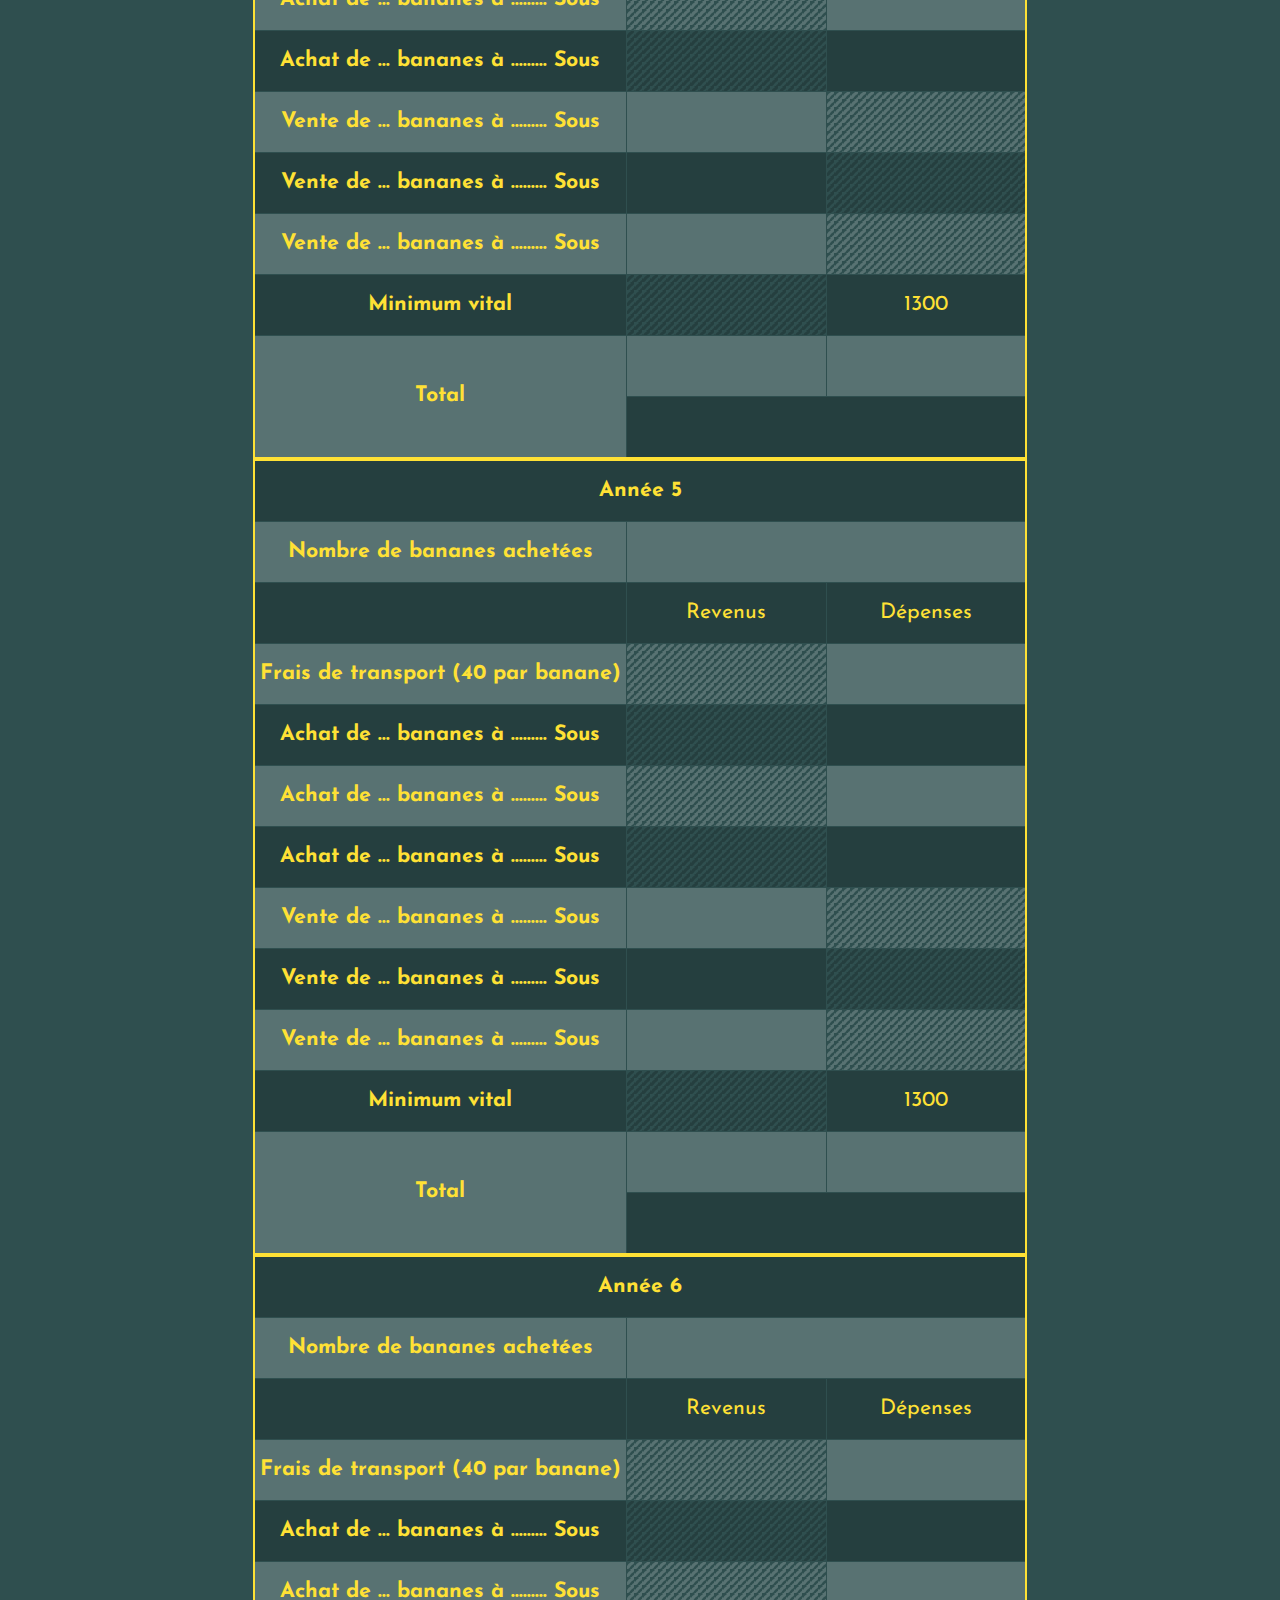
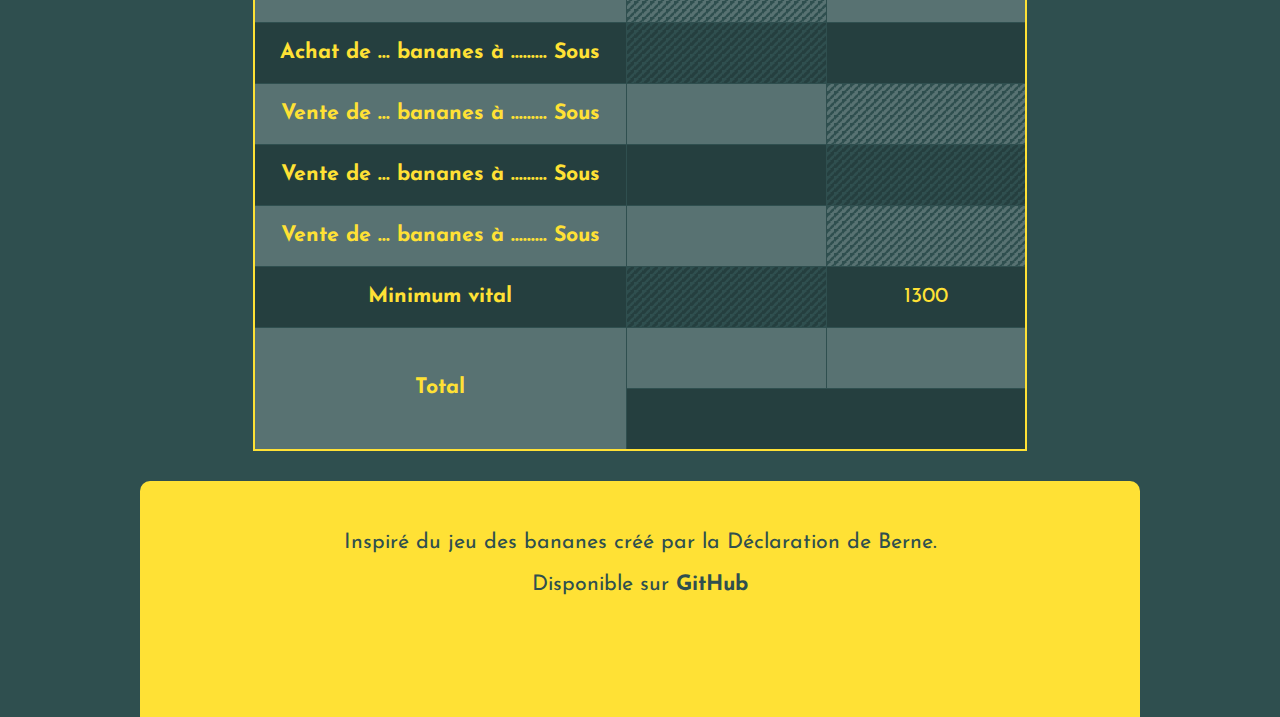
<file: importateur.html>
<!DOCTYPE html>
<html>

<head>
    <meta charset="utf-8">
    <title>Importateur – Jeu des bananes</title>
    <link rel="stylesheet" href="css/main.css" type="text/css">
    <link rel="stylesheet" href="css/print.css" type="text/css" media="print">

    <script src="js/jquery-3.2.1.min.js"></script>
    <script src="js/main.js" defer></script>
    <script src="js/compte.js" defer></script>
</head>

<body>
    <article>
        <h1>Importateur</h1>
        <section>
            <h2>Règles spécifiques</h2>
            <ul>
                <li>Vous achetez des bananes aux propriétaires et les revendez aux commerçants.</li>
                <li>Les frais de transport sont de 40 Sous par tonne achetée, payable à la fin de l'année.</li>
                <li>Vous avez besoin de 1300 Sous par an pour vivre, vous devez vous assurer cette somme.</li>
                <li>Vous avez un capital de départ de 6000 Sous.</li>
            </ul>
        </section>

        <h2>Feuille de comptes</h2>
        <section>
            <table>
                <tbody>
                    <tr>
                        <td>Montant initial</td>
                    </tr>
                    <tr>
                        <td>6000</td>
                    </tr>
                </tbody>
            </table>
            <table class="comptes">
                <tbody>
                    <tr>
                        <td class="annee" colspan="3">Année %annee</td>
                    </tr>
                    <tr>
                        <td>Nombre de bananes achetées</td>
                        <td colspan="2">
                    </tr>
                    <tr>
                        <td></td>
                        <td>Revenus</td>
                        <td>Dépenses</td>
                    </tr>
                    <tr>
                        <td>Frais de transport (40 par banane)</td>
                        <td class="disabled"></td>
                        <td></td>
                    </tr>
                    <tr>
                        <td>Achat de … bananes à ……… Sous</td>
                        <td class="disabled"></td>
                        <td></td>
                    </tr>
                    <tr>
                        <td>Achat de … bananes à ……… Sous</td>
                        <td class="disabled"></td>
                        <td></td>
                    </tr>
                    <tr>
                        <td>Achat de … bananes à ……… Sous</td>
                        <td class="disabled"></td>
                        <td></td>
                    </tr>
                    <tr>
                        <td>Vente de … bananes à ……… Sous</td>
                        <td></td>
                        <td class="disabled"></td>
                    </tr>
                    <tr>
                        <td>Vente de … bananes à ……… Sous</td>
                        <td></td>
                        <td class="disabled"></td>
                    </tr>
                    <tr>
                        <td>Vente de … bananes à ……… Sous</td>
                        <td></td>
                        <td class="disabled"></td>
                    </tr>
                    <tr>
                        <td>Minimum vital</td>
                        <td class="disabled"></td>
                        <td>1300</td>
                    </tr>
                    <tr>
                        <td rowspan="2">Total</td>
                        <td>&nbsp;</td>
                        <td>&nbsp;</td>
                    </tr>
                    <tr>
                        <td colspan="2">&nbsp;</td>
                    </tr>
                </tbody>
            </table>
        </section>
    </article>
</body>

</html>
</file>
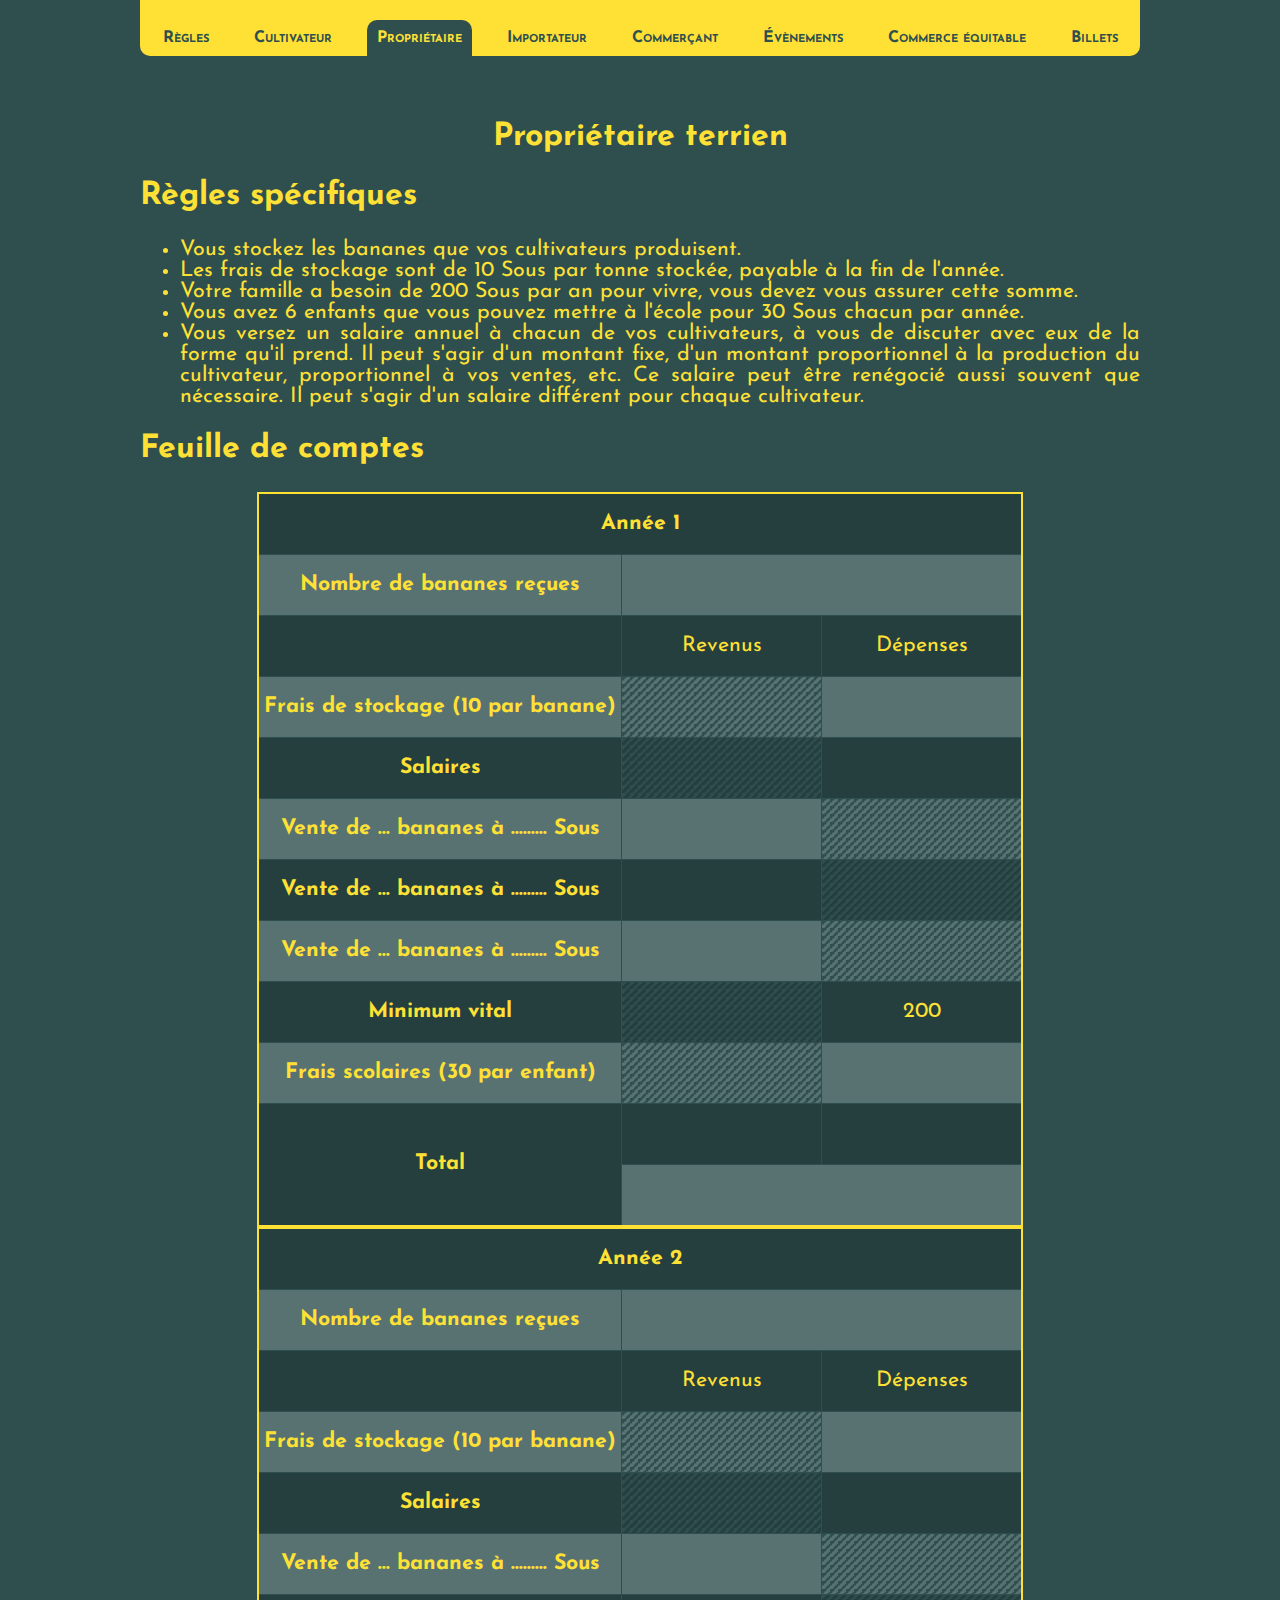
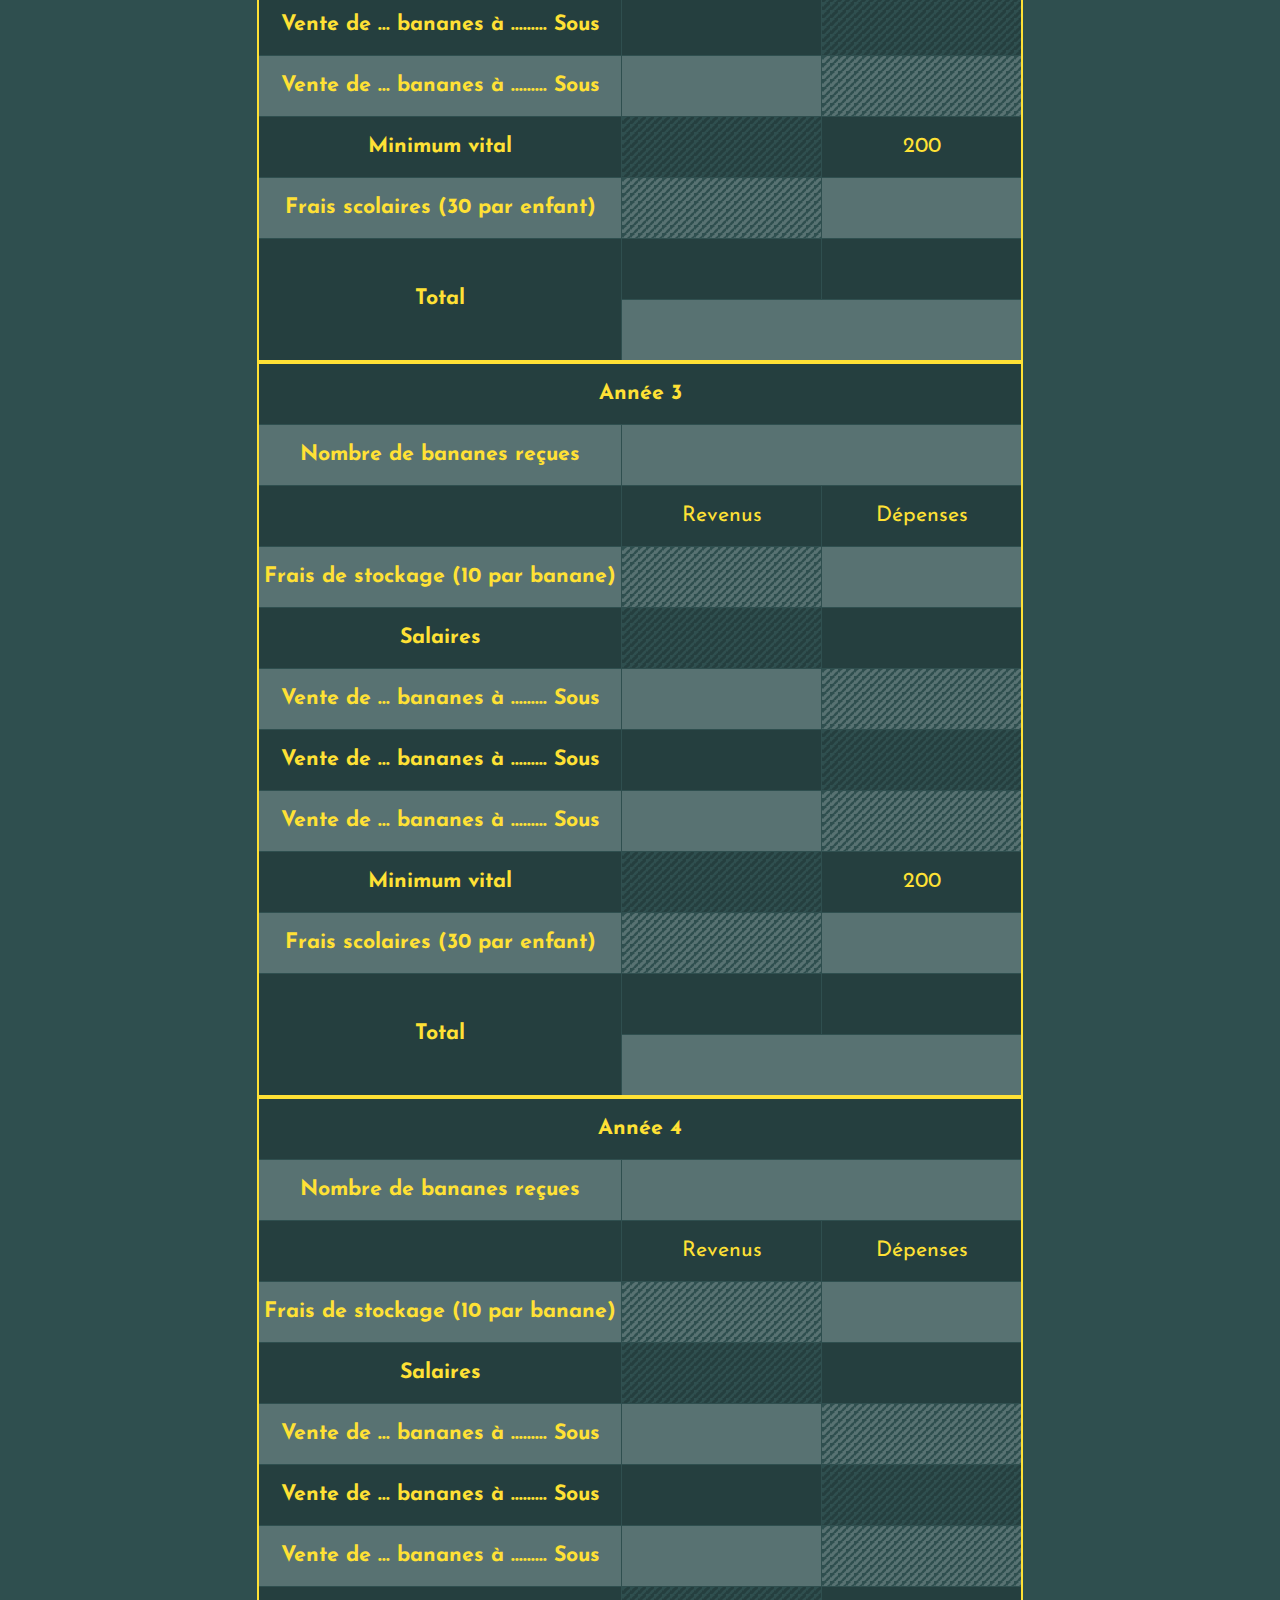
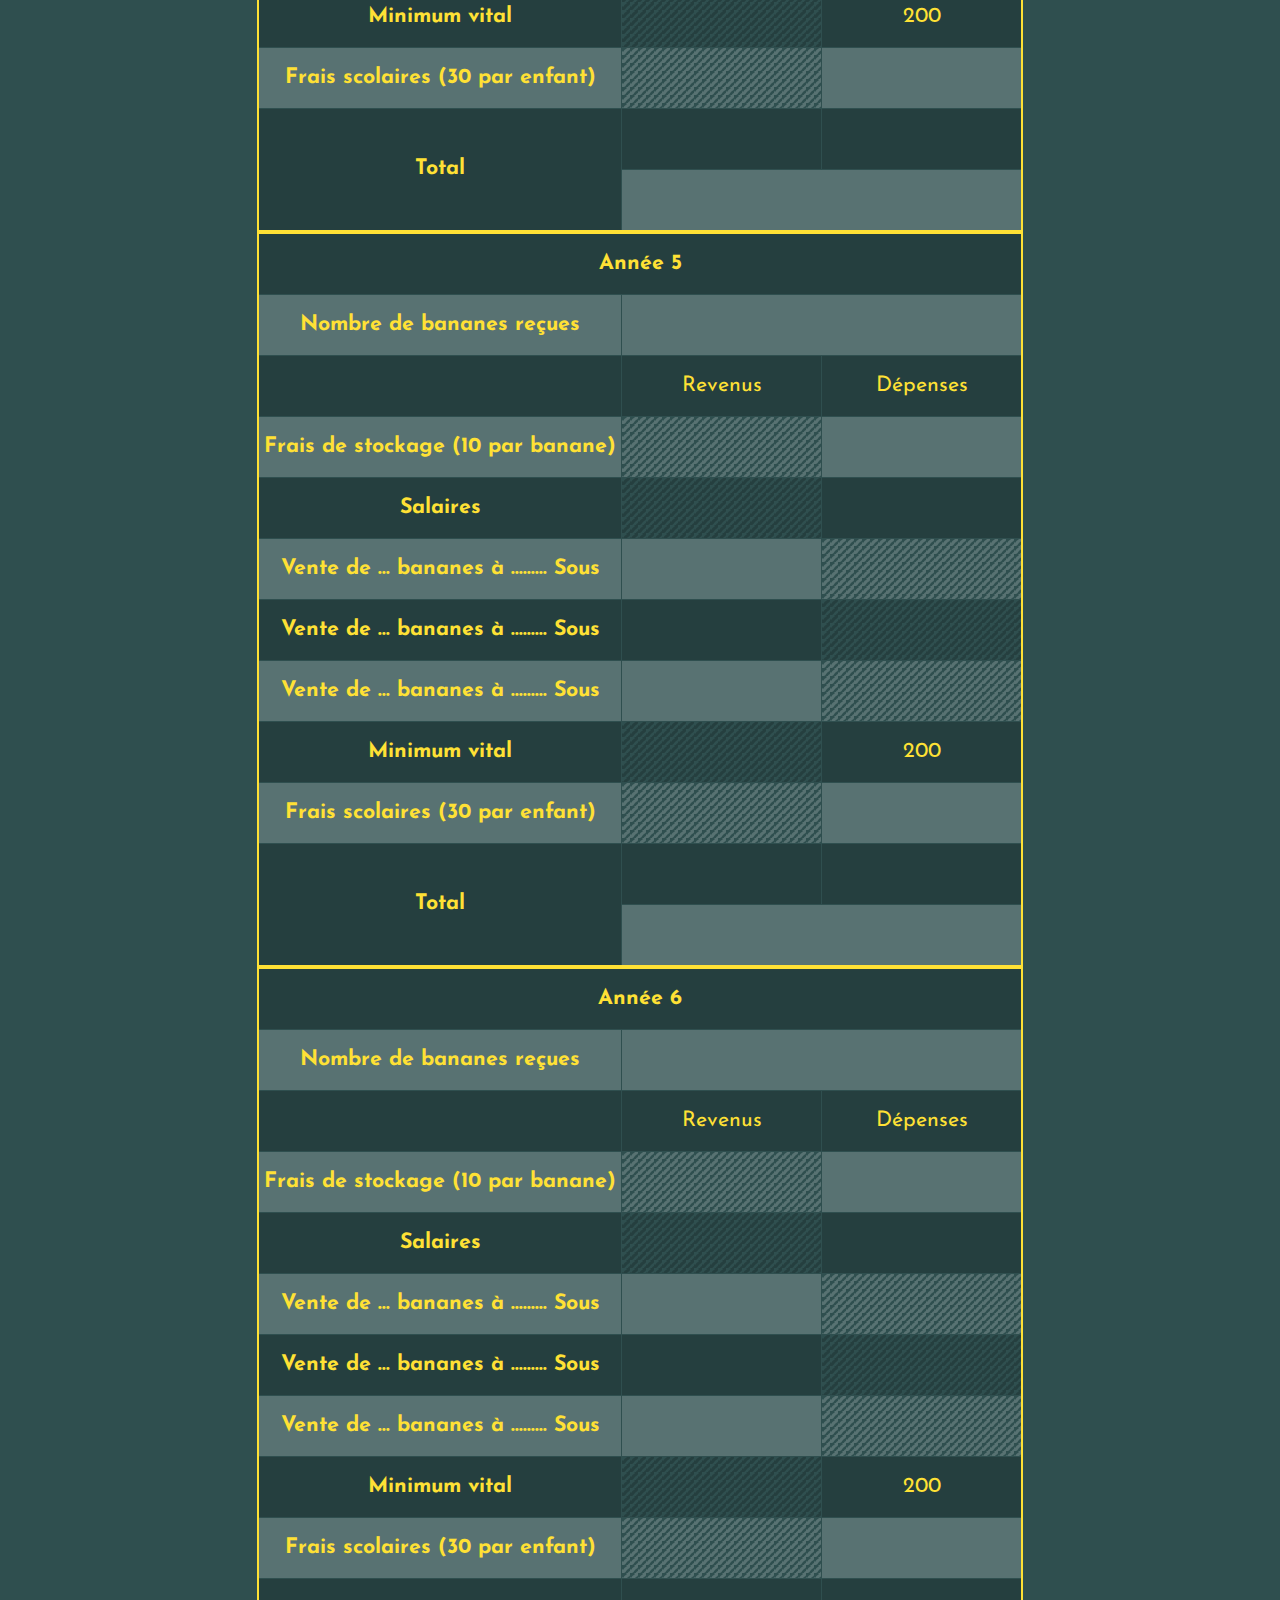
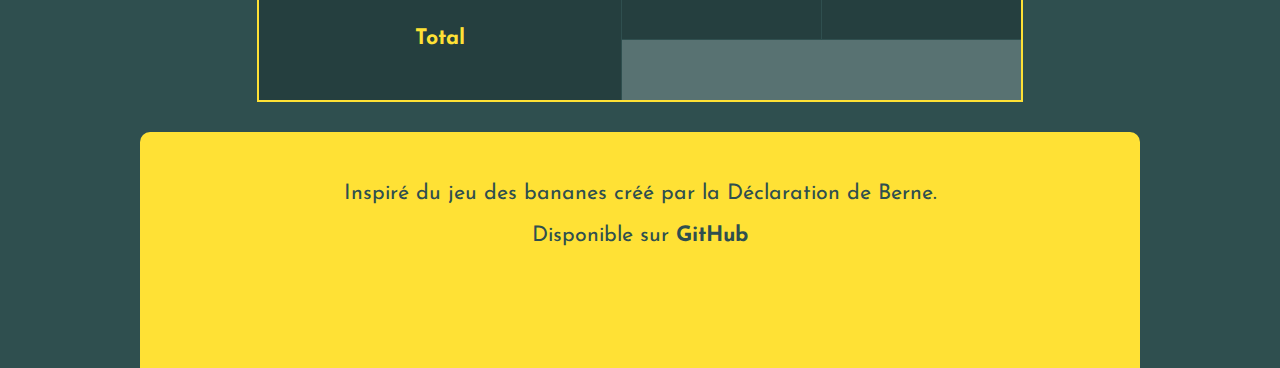
<file: proprietaire.html>
<!DOCTYPE html>
<html>

<head>
    <meta charset="utf-8">
    <title>Propriétaire terrien – Jeu des bananes</title>
    <link rel="stylesheet" href="css/main.css" type="text/css">
    <link rel="stylesheet" href="css/print.css" type="text/css" media="print">

    <script src="js/jquery-3.2.1.min.js"></script>
    <script src="js/main.js" defer></script>
    <script src="js/compte.js" defer></script>
</head>

<body>
    <article>
        <h1>Propriétaire terrien</h1>
        <section>
            <h2>Règles spécifiques</h2>
            <ul>
                <li>Vous stockez les bananes que vos cultivateurs produisent.</li>
                <li>Les frais de stockage sont de 10 Sous par tonne stockée, payable à la fin de l'année.</li>
                <li>Votre famille a besoin de 200 Sous par an pour vivre, vous devez vous assurer cette somme.</li>
                <li>Vous avez 6 enfants que vous pouvez mettre à l'école pour 30 Sous chacun par année.</li>
                <li>Vous versez un salaire annuel à chacun de vos cultivateurs, à vous de discuter avec eux de la forme qu'il prend. Il peut s'agir d'un montant fixe, d'un montant proportionnel à la production du cultivateur, proportionnel à vos ventes, etc. Ce salaire peut être renégocié aussi souvent que nécessaire. Il peut s'agir d'un salaire différent pour chaque cultivateur.</li>
            </ul>
        </section>

        <h2>Feuille de comptes</h2>
        <section>
            <table class="comptes">
                <tbody>
                    <tr>
                        <td class="annee" colspan="3">Année %annee</td>
                    </tr>
                    <tr>
                        <td>Nombre de bananes reçues</td>
                        <td colspan="2">
                    </tr>
                    <tr>
                        <td></td>
                        <td>Revenus</td>
                        <td>Dépenses</td>
                    </tr>
                    <tr>
                        <td>Frais de stockage (10 par banane)</td>
                        <td class="disabled"></td>
                        <td></td>
                    </tr>
                    <tr>
                        <td>Salaires</td>
                        <td class="disabled"></td>
                        <td></td>
                    </tr>
                    <tr>
                        <td>Vente de … bananes à ……… Sous</td>
                        <td></td>
                        <td class="disabled"></td>
                    </tr>
                    <tr>
                        <td>Vente de … bananes à ……… Sous</td>
                        <td></td>
                        <td class="disabled"></td>
                    </tr>
                    <tr>
                        <td>Vente de … bananes à ……… Sous</td>
                        <td></td>
                        <td class="disabled"></td>
                    </tr>
                    <tr>
                        <td>Minimum vital</td>
                        <td class="disabled"></td>
                        <td>200</td>
                    </tr>
                    <tr>
                        <td>Frais scolaires (30 par enfant)</td>
                        <td class="disabled"></td>
                        <td></td>
                    </tr>
                    <tr>
                        <td rowspan="2">Total</td>
                        <td>&nbsp;</td>
                        <td>&nbsp;</td>
                    </tr>
                    <tr>
                        <td colspan="2">&nbsp;</td>
                    </tr>
                </tbody>
            </table>
        </section>
    </article>
</body>

</html>
</file>
<file: css/main.css>
@import url('https://fonts.googleapis.com/css?family=Josefin+Sans');

@import "page.css";
@import "titre.css";
@import "table.css";
@import "liste.css";
@import "billet.css";
</file>
<file: css/print.css>
body {
    display: block;
    font-size: 11pt;
    color: black;
}

header {
    display: none;
    margin: 0;
}

footer {
    color: black;
    margin: 0;
    padding: 0;
}

h1, h2 {
    margin-top: 10px;
    margin-bottom: 0
}

section {
    column-count: 2;
}

table {
    border: 1px solid black;
}

table.comptes td {
    line-height: normal;
    border: 1px solid black;
    width: auto;
    min-width: 0;
}

table.comptes td.disabled::before {
    content: '---';
}

.no-print {
    display: none;
}
</file>
